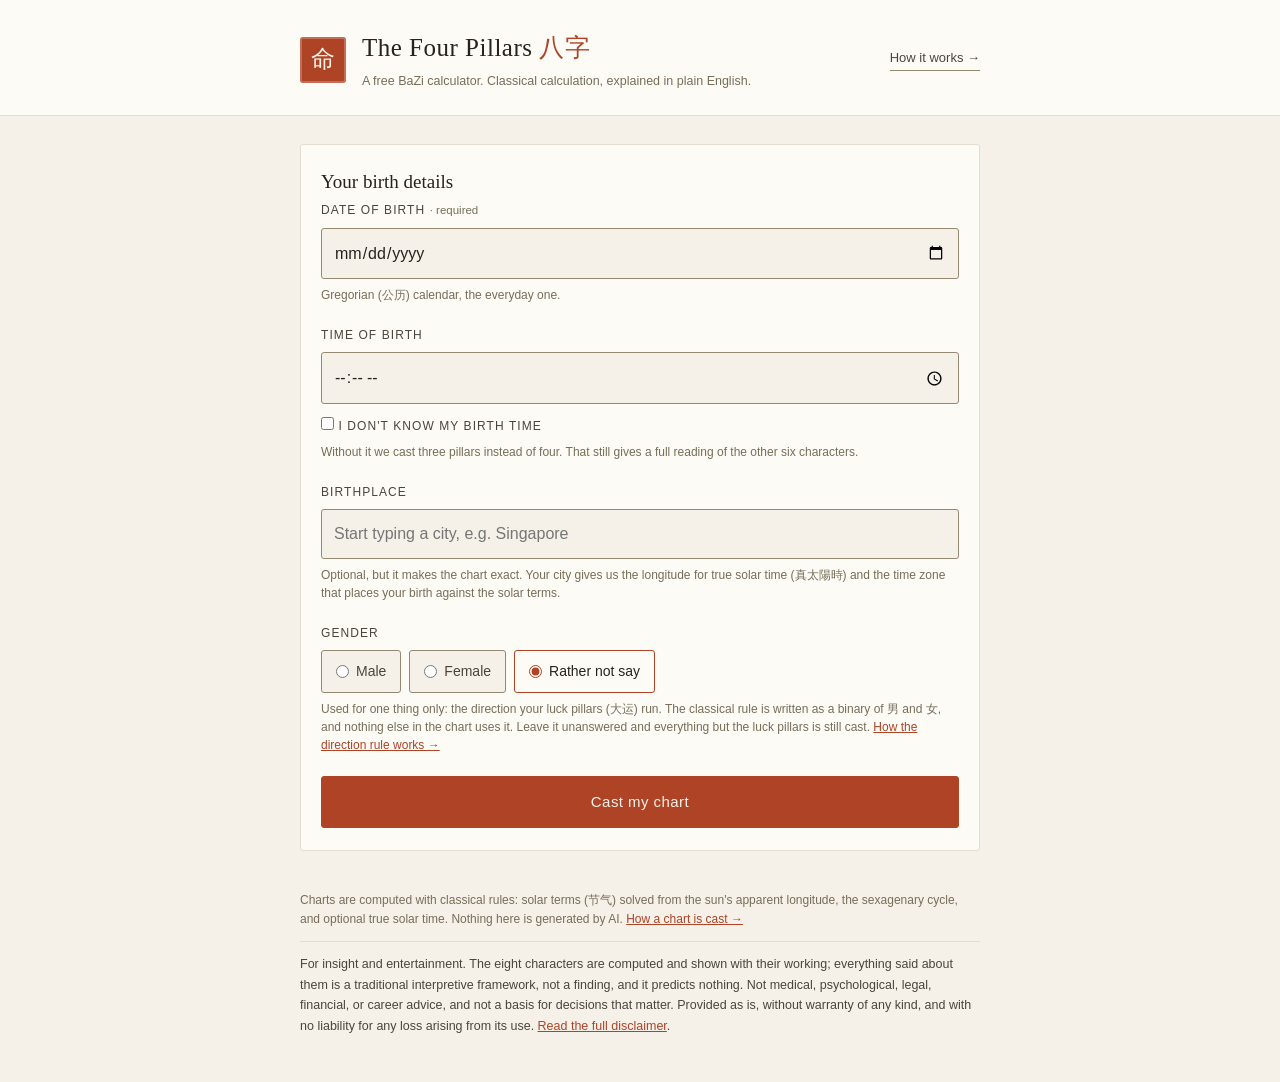
<file: index.html>
<!doctype html>
<html lang="en">
<head>
<meta charset="utf-8">
<meta name="viewport" content="width=device-width, initial-scale=1">
<title>BaZi Calculator: Four Pillars of Destiny Chart (八字命理)</title>
<meta name="description" content="Free BaZi calculator. Enter your birth date, time and city to cast your Four Pillars (八字) chart: day master, five elements and ten gods, with true solar time correction and plain-English explanations.">
<link rel="canonical" href="https://example.github.io/bazi-calculator/">

<meta property="og:type" content="website">
<meta property="og:title" content="BaZi Calculator: Four Pillars of Destiny (八字)">
<meta property="og:description" content="Cast your Four Pillars chart in seconds. Classical calculation with true solar time correction, explained in plain English.">
<meta name="twitter:card" content="summary_large_image">

<link rel="icon" href="data:image/svg+xml,<svg xmlns='http://www.w3.org/2000/svg' viewBox='0 0 32 32'><rect width='32' height='32' rx='3' fill='%23ae4326'/><text x='16' y='23' font-size='20' text-anchor='middle' fill='%23f8f3e9' font-family='serif'>命</text></svg>">
<link rel="stylesheet" href="styles.css">
</head>
<body>

<header class="site-head">
  <div class="wrap head-inner">
    <div class="head-main">
      <span class="seal" aria-hidden="true">命</span>
      <div>
        <h1>The Four Pillars <span class="hz" lang="zh">八字</span></h1>
        <p class="tagline">A free BaZi calculator. Classical calculation, explained in plain English.</p>
      </div>
    </div>
    <a class="head-link" href="guide.html">How it works →</a>
  </div>
</header>

<main class="wrap">

  <!-- ── Input ─────────────────────────────────────────────── -->
  <section class="card form-card" id="form-card" aria-labelledby="form-h">
    <h2 id="form-h" class="card-title">Your birth details</h2>

    <div class="recap" id="recap" hidden>
      <span class="recap-line" id="recap-line"></span>
      <button type="button" class="btn-ghost btn-edit" id="btn-edit">Edit</button>
    </div>

    <form id="bazi-form" novalidate>
      <div id="form-details">
        <div class="field">
          <label for="in-date">Date of birth <span class="req">· required</span></label>
          <input type="date" id="in-date" min="1901-01-01" max="2100-12-31" required>
          <p class="hint">Gregorian (公历) calendar, the everyday one.</p>
        </div>

        <div class="field">
          <label for="in-time">Time of birth</label>
          <input type="time" id="in-time">
          <label class="check">
            <input type="checkbox" id="in-time-unknown">
            <span>I don't know my birth time</span>
          </label>
          <p class="hint">Without it we cast three pillars instead of four. That still gives a full
            reading of the other six characters.</p>
        </div>

        <div class="field">
          <label for="in-place">Birthplace</label>
          <input type="text" id="in-place" autocomplete="off" aria-describedby="place-hint"
                 role="combobox" aria-expanded="false" aria-controls="city-results"
                 aria-autocomplete="list"
                 placeholder="Start typing a city, e.g. Singapore">
          <div id="city-results" class="city-results" role="listbox" aria-label="Matching cities"></div>
          <p class="visually-hidden" id="city-count" role="status" aria-live="polite"></p>
          <p class="hint" id="place-hint">Optional, but it makes the chart exact. Your city gives us
            the longitude for true solar time (真太陽時) and the time zone that places your birth
            against the solar terms.</p>
          <label class="check" id="dst-wrap" hidden>
            <input type="checkbox" id="in-dst">
            <span>Daylight saving time was in effect (+1 hour)</span>
          </label>
        </div>

        <fieldset class="field radio-field">
          <legend>Gender</legend>
          <div class="radios">
            <label class="radio"><input type="radio" name="gender" value="male" id="g-male"><span>Male</span></label>
            <label class="radio"><input type="radio" name="gender" value="female" id="g-female"><span>Female</span></label>
            <label class="radio"><input type="radio" name="gender" value="" id="g-none" checked><span>Rather not say</span></label>
          </div>
          <p class="hint">Used for one thing only: the direction your luck pillars (大运) run.
            The classical rule is written as a binary of 男 and 女, and nothing else in the chart
            uses it. Leave it unanswered and everything but the luck pillars is still cast.
            <a href="guide.html#luck-pillars">How the direction rule works →</a></p>
        </fieldset>

        <button type="submit" class="btn-primary">Cast my chart</button>
      </div>
      <p class="err" id="form-err" role="alert" hidden></p>
    </form>
  </section>

  <p class="visually-hidden" id="sr-status" role="status" aria-live="polite"></p>

  <!-- ── Results ───────────────────────────────────────────── -->
  <div id="results" hidden>

    <section class="card headline-card" aria-labelledby="dm-h">
      <p class="eyebrow">Your Day Master 日主, the character that represents you</p>
      <h2 id="dm-h" class="dm-line"><span id="dm-char" lang="zh"></span> <span id="dm-name"></span></h2>
      <p class="dm-desc" id="dm-desc"></p>
      <details class="explain"><summary>Why does one character represent me?</summary>
        <div class="explain-body"><p>Of your eight characters, one is you: the stem of the day pillar. Everything else in the chart is then read in relation to it, which is why the same character means different things in two different people’s charts.</p><p>Read the image literally and it will take you further than you expect. 甲 is the tall tree: it grows in one direction and needs room. 乙 is the vine: same element, opposite strategy, it goes around obstacles and climbs what is already there.</p><p><a href="guide.html#day-master">More on the Day Master →</a></p></div></details>
    </section>

    <section class="card" aria-labelledby="pillars-h">
      <h2 id="pillars-h" class="card-title">Four Pillars 四柱</h2>
      <div class="pillars" id="pillars"></div>
      <p class="note" id="solar-note"></p>
      <div class="boundary" id="boundary-note" role="note" hidden></div>
    </section>

    <section class="card" id="luck-card" aria-labelledby="luck-h">
      <h2 id="luck-h" class="card-title">Luck Pillars 大运</h2>
      <p class="card-sub">Ten-year periods laid over your chart. Select one to read it.</p>
      <details class="explain"><summary>What are luck pillars?</summary>
        <div class="explain-body"><p>Your eight characters are fixed for life. The luck pillars are what moves across them: a run of ten-year periods, each with a stem and branch of its own. The chart says what you are; the luck pillar says what season you are in.</p><p>Each is labelled with its <b>Ten God</b>, which is its relationship to you. That label is the shortest useful summary of the decade, and selecting a pillar spells it out underneath.</p><p><a href="guide.html#luck-pillars">How the direction and starting age are worked out →</a></p></div></details>
      <div id="luck"></div>
    </section>

    <section class="card" aria-labelledby="elem-h">
      <h2 id="elem-h" class="card-title">Five Elements 五行</h2>
      <p class="card-sub">What your chart is made of, and how the five elements act on each other.</p>
      <details class="explain"><summary>How do I read this?</summary>
        <div class="explain-body"><p>The five elements are only interesting because of how they act on each other. Each one <b>generates</b> the next around the circle and <b>controls</b> the one across from it.</p><p>Fix your own element in place and those relationships get names. What you generate is <b>Output</b>, what you control is <b>Wealth</b>, what controls you is <b>Authority</b>, and what generates you is <b>Resource</b>. That is the whole of the Ten Gods system in one picture.</p><p>The bars below count the same chart two ways: at face value, and with the hidden stems inside each branch weighted. <a href="guide.html#hidden-stems">Why they differ →</a></p></div></details>
      <div class="elem-basis" role="group" aria-label="How to count the elements">
        <button type="button" class="basis-btn" id="basis-weighted" aria-pressed="true">Hidden stems weighted</button>
        <button type="button" class="basis-btn" id="basis-face" aria-pressed="false">Face value</button>
      </div>
      <div id="elements"></div>
      <p class="note" id="support-note"></p>
    </section>

    <section class="card" aria-labelledby="gods-h">
      <h2 id="gods-h" class="card-title">Ten Gods 十神</h2>
      <p class="card-sub">Everything else in your chart, named by its relationship to you.</p>
      <details class="explain"><summary>What are the Ten Gods?</summary>
        <div class="explain-body"><p>Every character in your chart other than you is labelled by how it <em>relates</em> to you, rather like a family tree drawn around one person. There are five relationships, each in a milder and a more intense flavour, which is where ten comes from.</p><p>The names are old and dramatic. <b>Seven Killings</b> means pressure without a formal relationship softening it, such as a deadline or a rival. <b>Hurting Officer</b> means talent that will not sit inside rules. None of the ten are good or bad.</p><p><a href="guide.html#ten-gods">The full table, and how the direct and indirect forms work →</a></p></div></details>
      <div id="gods"></div>
      <p class="gods-toggle"><button type="button" class="btn-ghost" id="btn-gods-all" hidden></button></p>
    </section>

    <details class="card bench">
      <summary>Calculation detail 排盘依据</summary>
      <div id="bench"></div>
    </details>

    <div class="actions">
      <button type="button" class="btn-ghost" id="btn-link">Copy link to this chart</button>
      <button type="button" class="btn-ghost" id="btn-copy">Copy chart as text</button>
      <button type="button" class="btn-ghost" id="btn-reset">Start over</button>
    </div>
  </div>

</main>

<footer class="site-foot wrap">
  <p>
    Charts are computed with classical rules: solar terms (节气) solved from the sun's apparent
    longitude, the sexagenary cycle, and optional true solar time. Nothing here is generated by AI.
    <a href="guide.html">How a chart is cast →</a>
  </p>
  <p class="disclaimer">For insight and entertainment. The eight characters are computed and shown
    with their working; everything said about them is a traditional interpretive framework, not a
    finding, and it predicts nothing. Not medical, psychological, legal, financial, or career
    advice, and not a basis for decisions that matter. Provided as is, without warranty of any
    kind, and with no liability for any loss arising from its use.
    <a href="disclaimer.html">Read the full disclaimer</a>.</p>
</footer>

<script src="bazi.js"></script>
<script src="cities.js"></script>
<script src="app.js"></script>
</body>
</html>
</file>
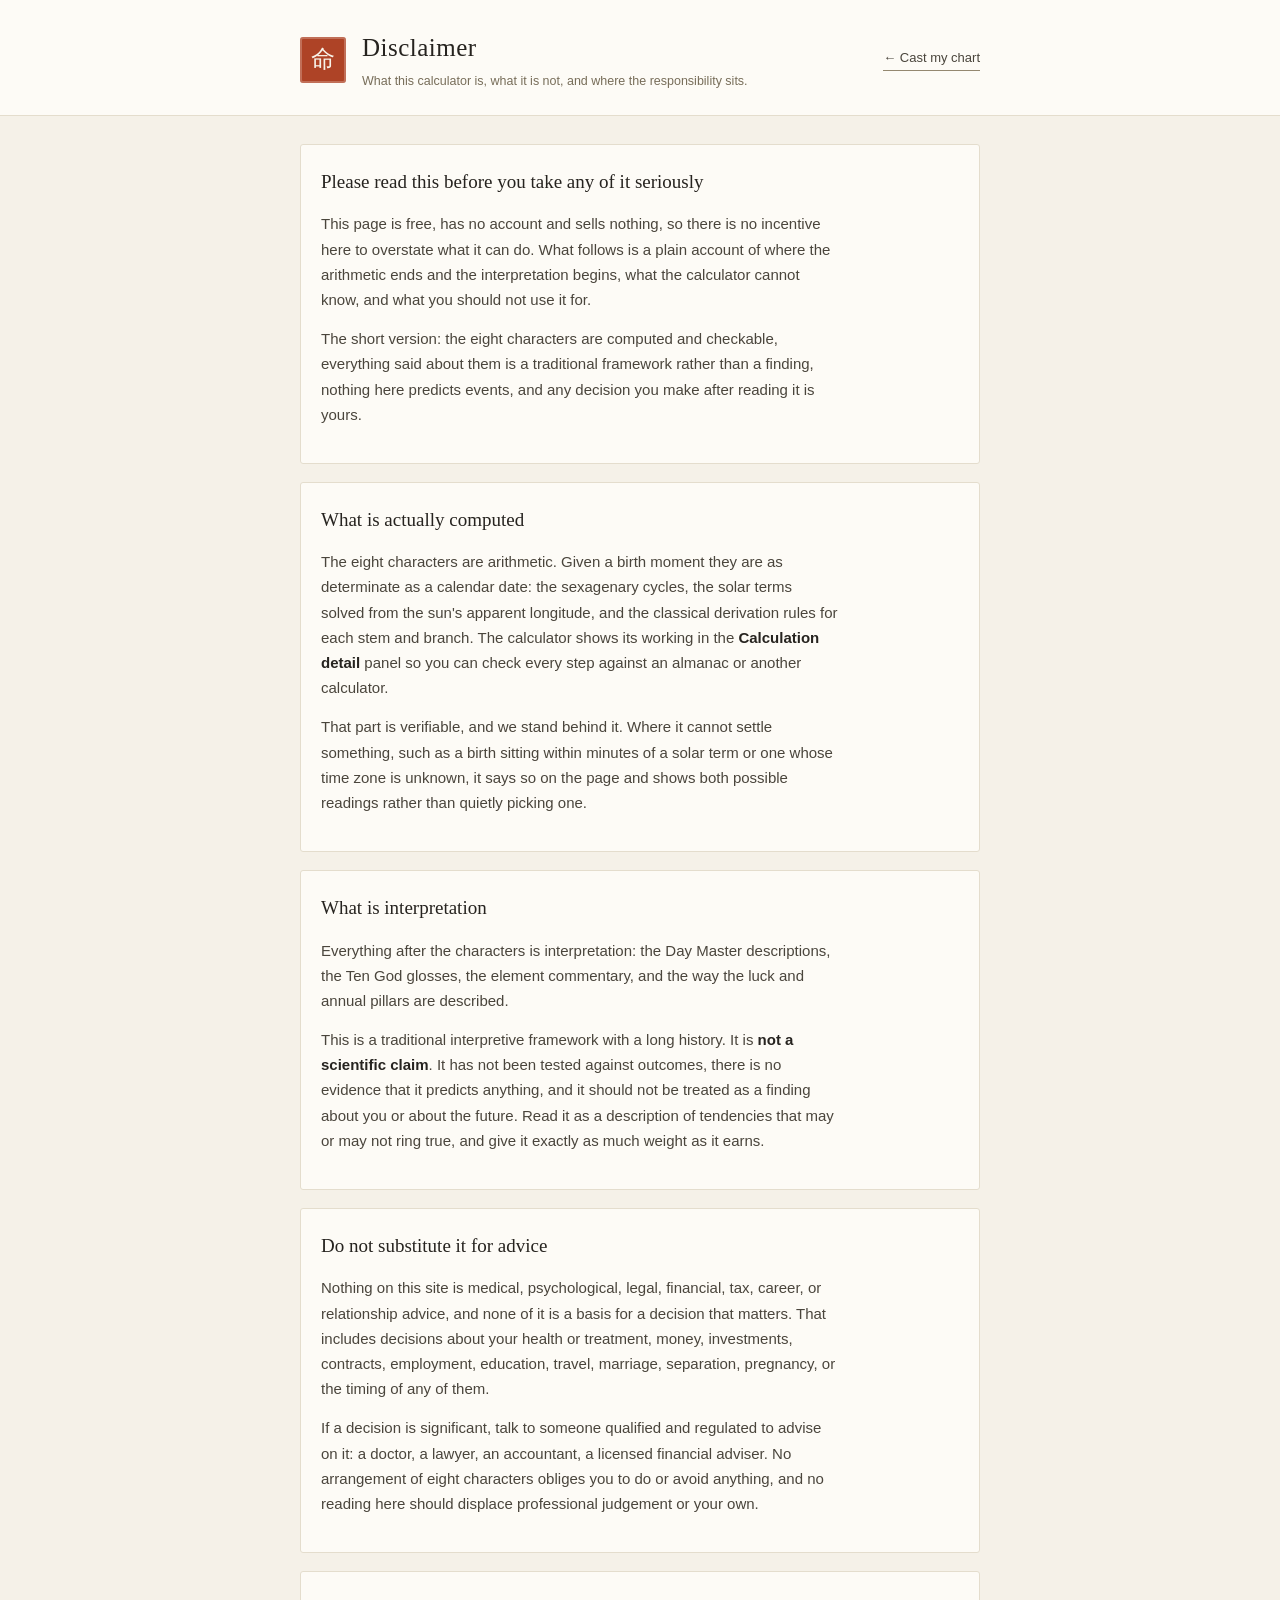
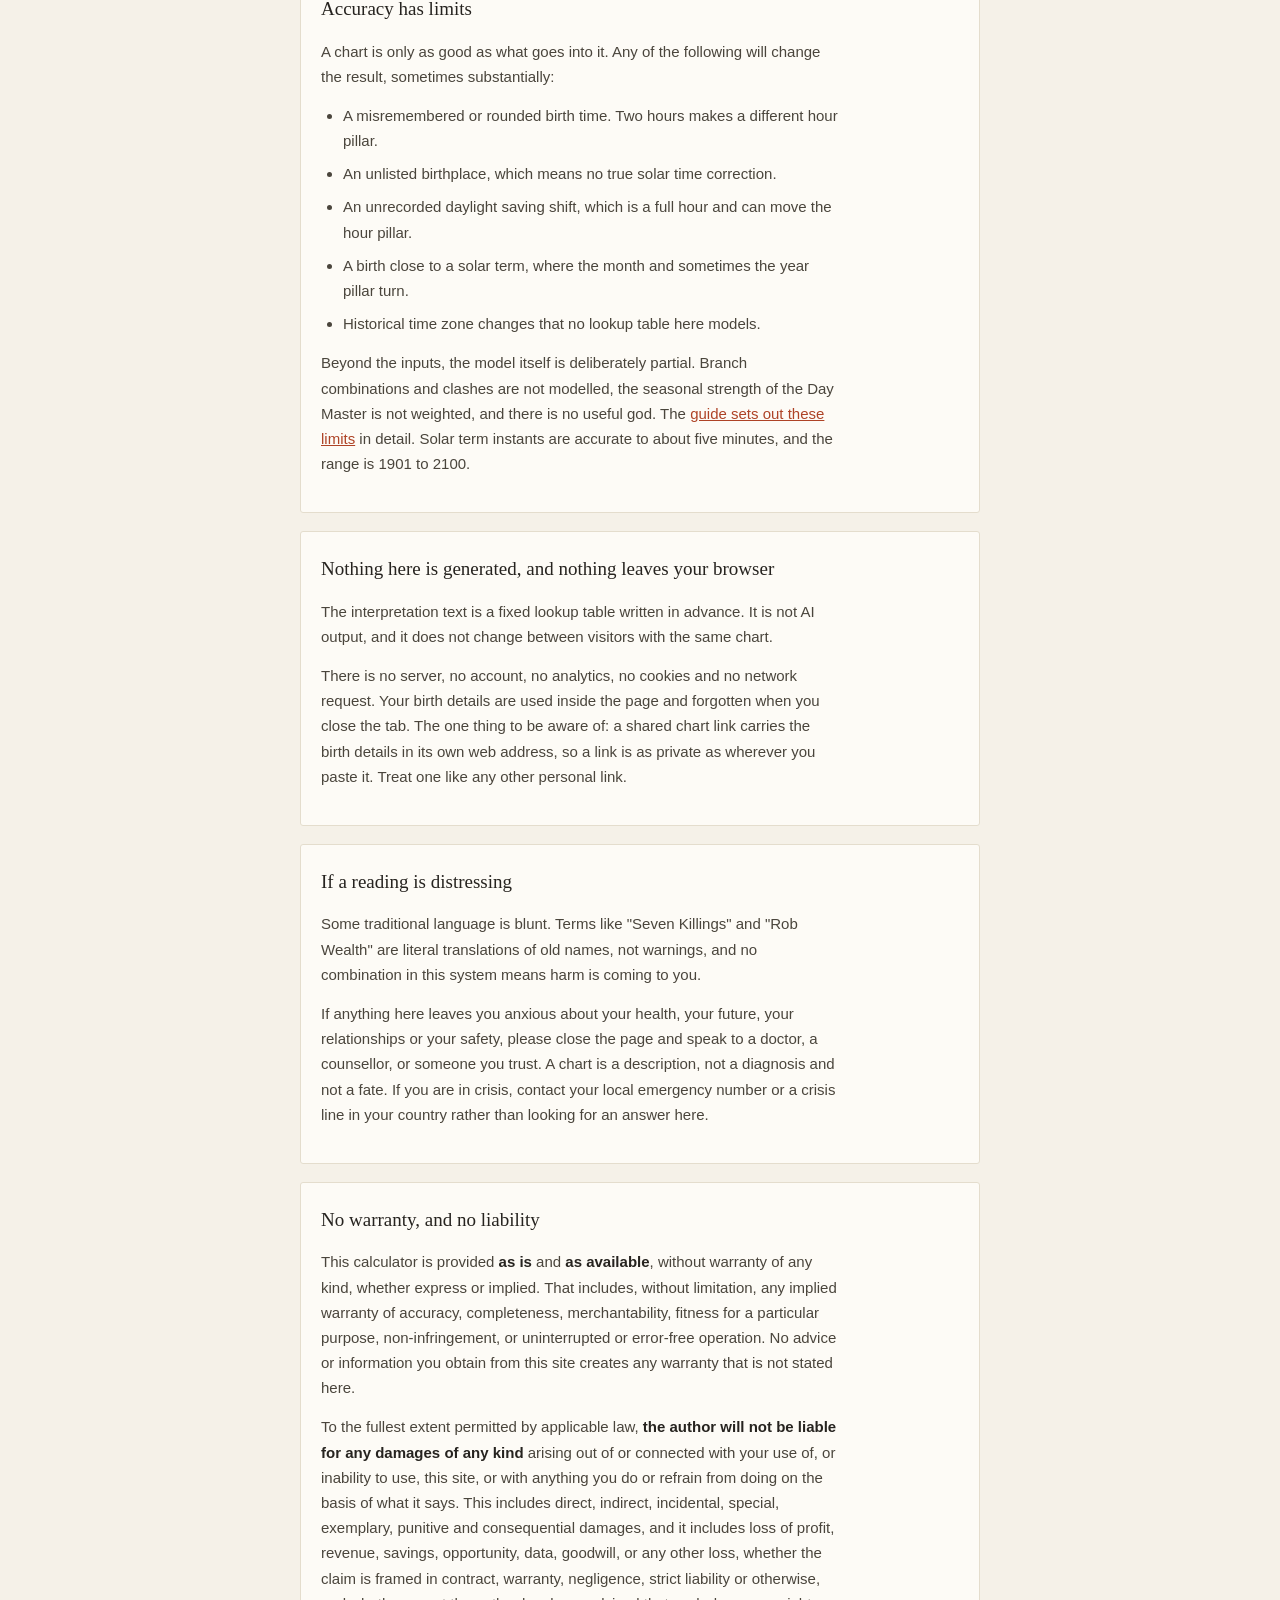
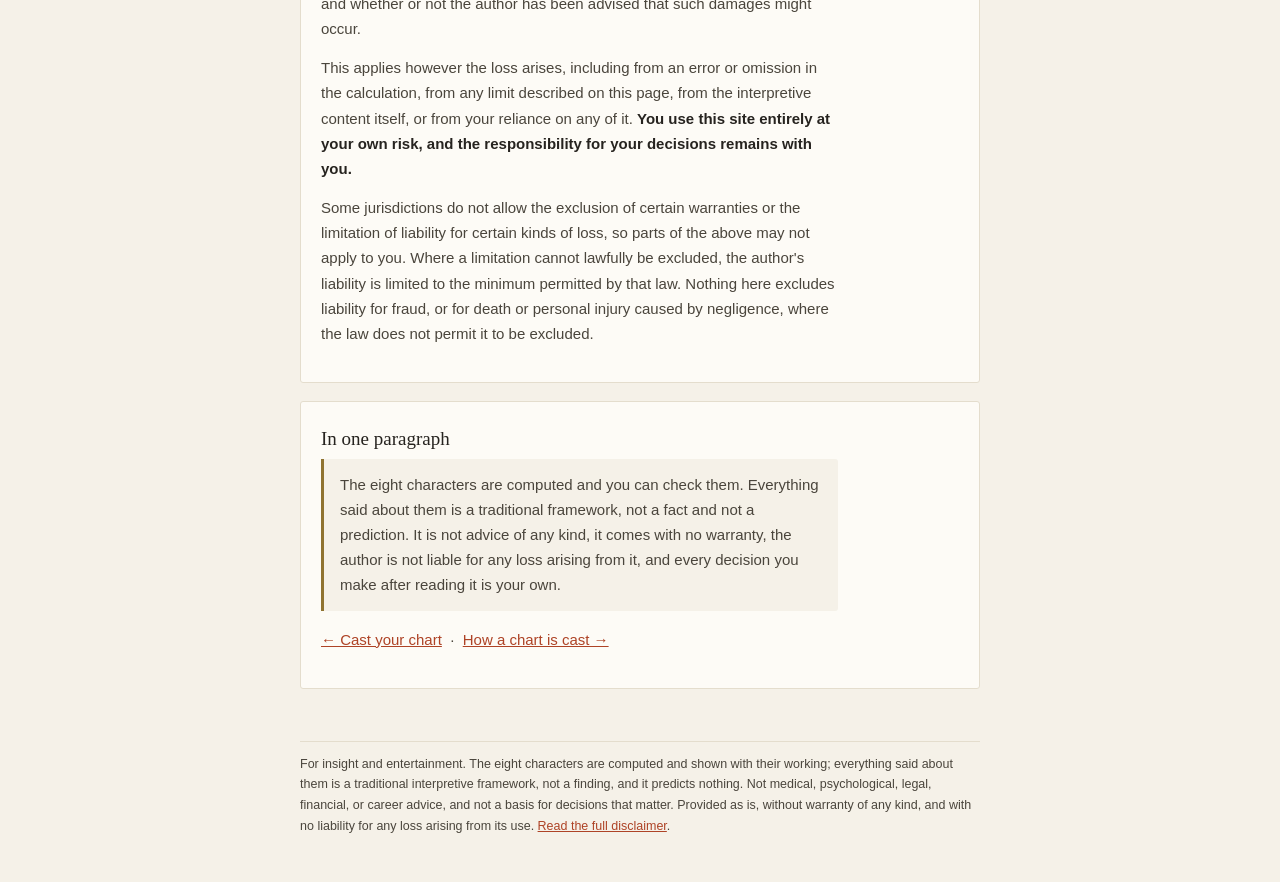
<file: disclaimer.html>
<!doctype html>
<html lang="en">
<head>
<meta charset="utf-8">
<meta name="viewport" content="width=device-width, initial-scale=1">
<title>Disclaimer: What This BaZi Calculator Is, and What It Is Not</title>
<meta name="description" content="What the Four Pillars calculator computes, what is interpretation, the limits on its accuracy, what it must not be used for, how your data is handled, and the limitation of liability.">
<link rel="canonical" href="https://example.github.io/bazi-calculator/disclaimer.html">
<meta name="robots" content="index, follow">

<meta property="og:type" content="article">
<meta property="og:title" content="Disclaimer: The Four Pillars calculator">
<meta property="og:description" content="What is computed, what is interpretation, where the accuracy stops, and the limitation of liability.">

<link rel="icon" href="data:image/svg+xml,<svg xmlns='http://www.w3.org/2000/svg' viewBox='0 0 32 32'><rect width='32' height='32' rx='3' fill='%23ae4326'/><text x='16' y='23' font-size='20' text-anchor='middle' fill='%23f8f3e9' font-family='serif'>命</text></svg>">
<link rel="stylesheet" href="styles.css">
</head>
<body>

<header class="site-head">
  <div class="wrap head-inner">
    <div class="head-main">
      <span class="seal" aria-hidden="true">命</span>
      <div>
        <h1>Disclaimer</h1>
        <p class="tagline">What this calculator is, what it is not, and where the responsibility sits.</p>
      </div>
    </div>
    <a class="head-link" href="index.html">← Cast my chart</a>
  </div>
</header>

<main class="wrap">

  <section class="card prose" aria-labelledby="lede-h">
    <h2 id="lede-h" class="card-title">Please read this before you take any of it seriously</h2>
    <p>This page is free, has no account and sells nothing, so there is no incentive here to
    overstate what it can do. What follows is a plain account of where the arithmetic ends and the
    interpretation begins, what the calculator cannot know, and what you should not use it for.</p>
    <p>The short version: the eight characters are computed and checkable, everything said about
    them is a traditional framework rather than a finding, nothing here predicts events, and any
    decision you make after reading it is yours.</p>
  </section>

  <section class="card prose" id="computed" aria-labelledby="computed-h">
    <h2 id="computed-h" class="card-title">What is actually computed</h2>
    <p>The eight characters are arithmetic. Given a birth moment they are as determinate as a
    calendar date: the sexagenary cycles, the solar terms solved from the sun's apparent
    longitude, and the classical derivation rules for each stem and branch. The calculator shows
    its working in the <b>Calculation detail</b> panel so you can check every step against an
    almanac or another calculator.</p>
    <p>That part is verifiable, and we stand behind it. Where it cannot settle something, such as
    a birth sitting within minutes of a solar term or one whose time zone is unknown, it says so
    on the page and shows both possible readings rather than quietly picking one.</p>
  </section>

  <section class="card prose" id="interpretation" aria-labelledby="interp-h">
    <h2 id="interp-h" class="card-title">What is interpretation</h2>
    <p>Everything after the characters is interpretation: the Day Master descriptions, the Ten God
    glosses, the element commentary, and the way the luck and annual pillars are described.</p>
    <p>This is a traditional interpretive framework with a long history. It is <b>not a scientific
    claim</b>. It has not been tested against outcomes, there is no evidence that it predicts
    anything, and it should not be treated as a finding about you or about the future. Read it as
    a description of tendencies that may or may not ring true, and give it exactly as much weight
    as it earns.</p>
  </section>

  <section class="card prose" id="not-advice" aria-labelledby="advice-h">
    <h2 id="advice-h" class="card-title">Do not substitute it for advice</h2>
    <p>Nothing on this site is medical, psychological, legal, financial, tax, career, or
    relationship advice, and none of it is a basis for a decision that matters. That includes
    decisions about your health or treatment, money, investments, contracts, employment,
    education, travel, marriage, separation, pregnancy, or the timing of any of them.</p>
    <p>If a decision is significant, talk to someone qualified and regulated to advise on it: a
    doctor, a lawyer, an accountant, a licensed financial adviser. No arrangement of eight
    characters obliges you to do or avoid anything, and no reading here should displace
    professional judgement or your own.</p>
  </section>

  <section class="card prose" id="accuracy" aria-labelledby="acc-h">
    <h2 id="acc-h" class="card-title">Accuracy has limits</h2>
    <p>A chart is only as good as what goes into it. Any of the following will change the result,
    sometimes substantially:</p>
    <ul>
      <li>A misremembered or rounded birth time. Two hours makes a different hour pillar.</li>
      <li>An unlisted birthplace, which means no true solar time correction.</li>
      <li>An unrecorded daylight saving shift, which is a full hour and can move the hour pillar.</li>
      <li>A birth close to a solar term, where the month and sometimes the year pillar turn.</li>
      <li>Historical time zone changes that no lookup table here models.</li>
    </ul>
    <p>Beyond the inputs, the model itself is deliberately partial. Branch combinations and
    clashes are not modelled, the seasonal strength of the Day Master is not weighted, and there
    is no useful god. The <a href="guide.html#limits">guide sets out these limits</a> in detail.
    Solar term instants are accurate to about five minutes, and the range is 1901 to 2100.</p>
  </section>

  <section class="card prose" id="privacy" aria-labelledby="priv-h">
    <h2 id="priv-h" class="card-title">Nothing here is generated, and nothing leaves your browser</h2>
    <p>The interpretation text is a fixed lookup table written in advance. It is not AI output, and
    it does not change between visitors with the same chart.</p>
    <p>There is no server, no account, no analytics, no cookies and no network request. Your birth
    details are used inside the page and forgotten when you close the tab. The one thing to be
    aware of: a shared chart link carries the birth details in its own web address, so a link is
    as private as wherever you paste it. Treat one like any other personal link.</p>
  </section>

  <section class="card prose" id="distress" aria-labelledby="dist-h">
    <h2 id="dist-h" class="card-title">If a reading is distressing</h2>
    <p>Some traditional language is blunt. Terms like "Seven Killings" and "Rob Wealth" are literal
    translations of old names, not warnings, and no combination in this system means harm is coming
    to you.</p>
    <p>If anything here leaves you anxious about your health, your future, your relationships or
    your safety, please close the page and speak to a doctor, a counsellor, or someone you trust.
    A chart is a description, not a diagnosis and not a fate. If you are in crisis, contact your
    local emergency number or a crisis line in your country rather than looking for an answer
    here.</p>
  </section>

  <section class="card prose" id="liability" aria-labelledby="liab-h">
    <h2 id="liab-h" class="card-title">No warranty, and no liability</h2>
    <p>This calculator is provided <b>as is</b> and <b>as available</b>, without warranty of any
    kind, whether express or implied. That includes, without limitation, any implied warranty of
    accuracy, completeness, merchantability, fitness for a particular purpose, non-infringement,
    or uninterrupted or error-free operation. No advice or information you obtain from this site
    creates any warranty that is not stated here.</p>
    <p>To the fullest extent permitted by applicable law, <b>the author will not be liable for any
    damages of any kind</b> arising out of or connected with your use of, or inability to use,
    this site, or with anything you do or refrain from doing on the basis of what it says. This
    includes direct, indirect, incidental, special, exemplary, punitive and consequential damages,
    and it includes loss of profit, revenue, savings, opportunity, data, goodwill, or any other
    loss, whether the claim is framed in contract, warranty, negligence, strict liability or
    otherwise, and whether or not the author has been advised that such damages might occur.</p>
    <p>This applies however the loss arises, including from an error or omission in the
    calculation, from any limit described on this page, from the interpretive content itself, or
    from your reliance on any of it. <b>You use this site entirely at your own risk, and the
    responsibility for your decisions remains with you.</b></p>
    <p>Some jurisdictions do not allow the exclusion of certain warranties or the limitation of
    liability for certain kinds of loss, so parts of the above may not apply to you. Where a
    limitation cannot lawfully be excluded, the author's liability is limited to the minimum
    permitted by that law. Nothing here excludes liability for fraud, or for death or personal
    injury caused by negligence, where the law does not permit it to be excluded.</p>
  </section>

  <section class="card prose" id="summary" aria-labelledby="sum-h">
    <h2 id="sum-h" class="card-title">In one paragraph</h2>
    <p class="callout">The eight characters are computed and you can check them. Everything said
    about them is a traditional framework, not a fact and not a prediction. It is not advice of any
    kind, it comes with no warranty, the author is not liable for any loss arising from it, and
    every decision you make after reading it is your own.</p>
    <p class="note"><a href="index.html">← Cast your chart</a> &nbsp;·&nbsp;
      <a href="guide.html">How a chart is cast →</a></p>
  </section>

</main>

<footer class="site-foot wrap">
  <p class="disclaimer">For insight and entertainment. The eight characters are computed and shown
    with their working; everything said about them is a traditional interpretive framework, not a
    finding, and it predicts nothing. Not medical, psychological, legal, financial, or career
    advice, and not a basis for decisions that matter. Provided as is, without warranty of any
    kind, and with no liability for any loss arising from its use.
    <a href="disclaimer.html">Read the full disclaimer</a>.</p>
</footer>

</body>
</html>
</file>
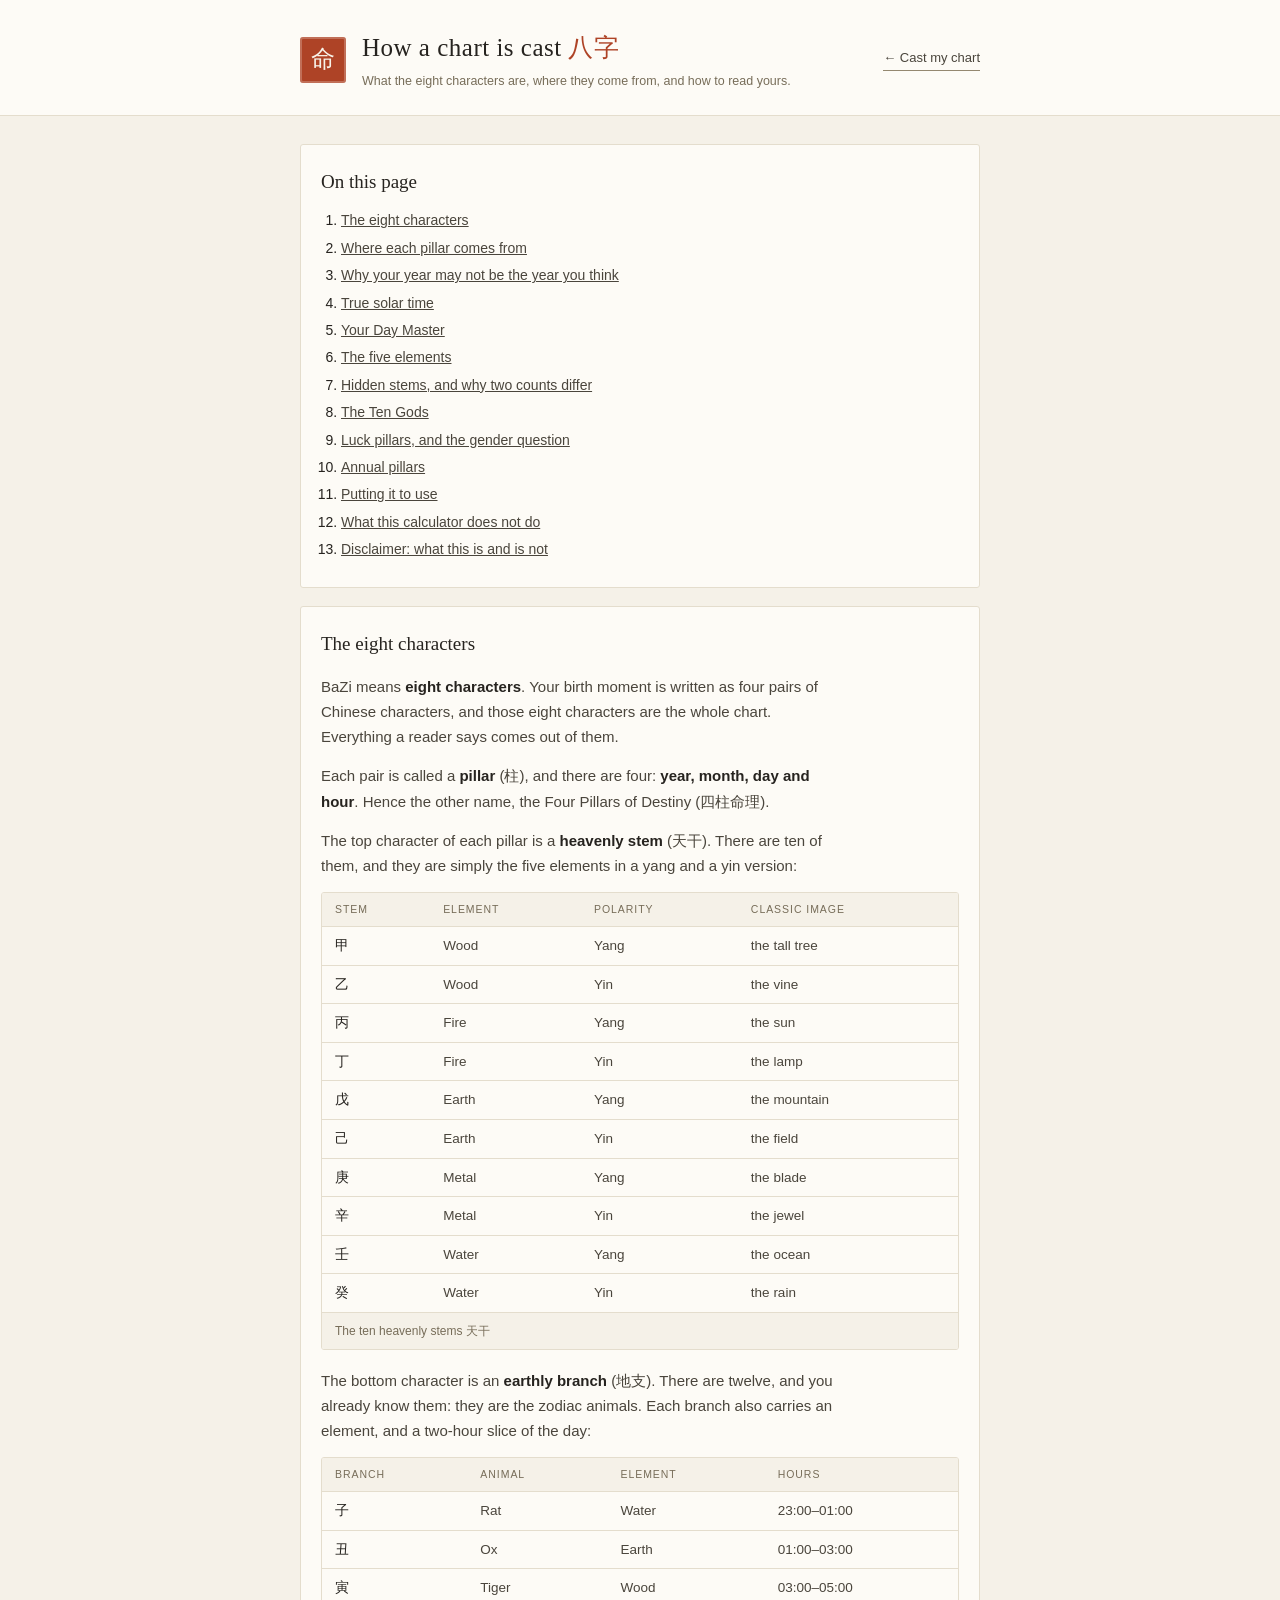
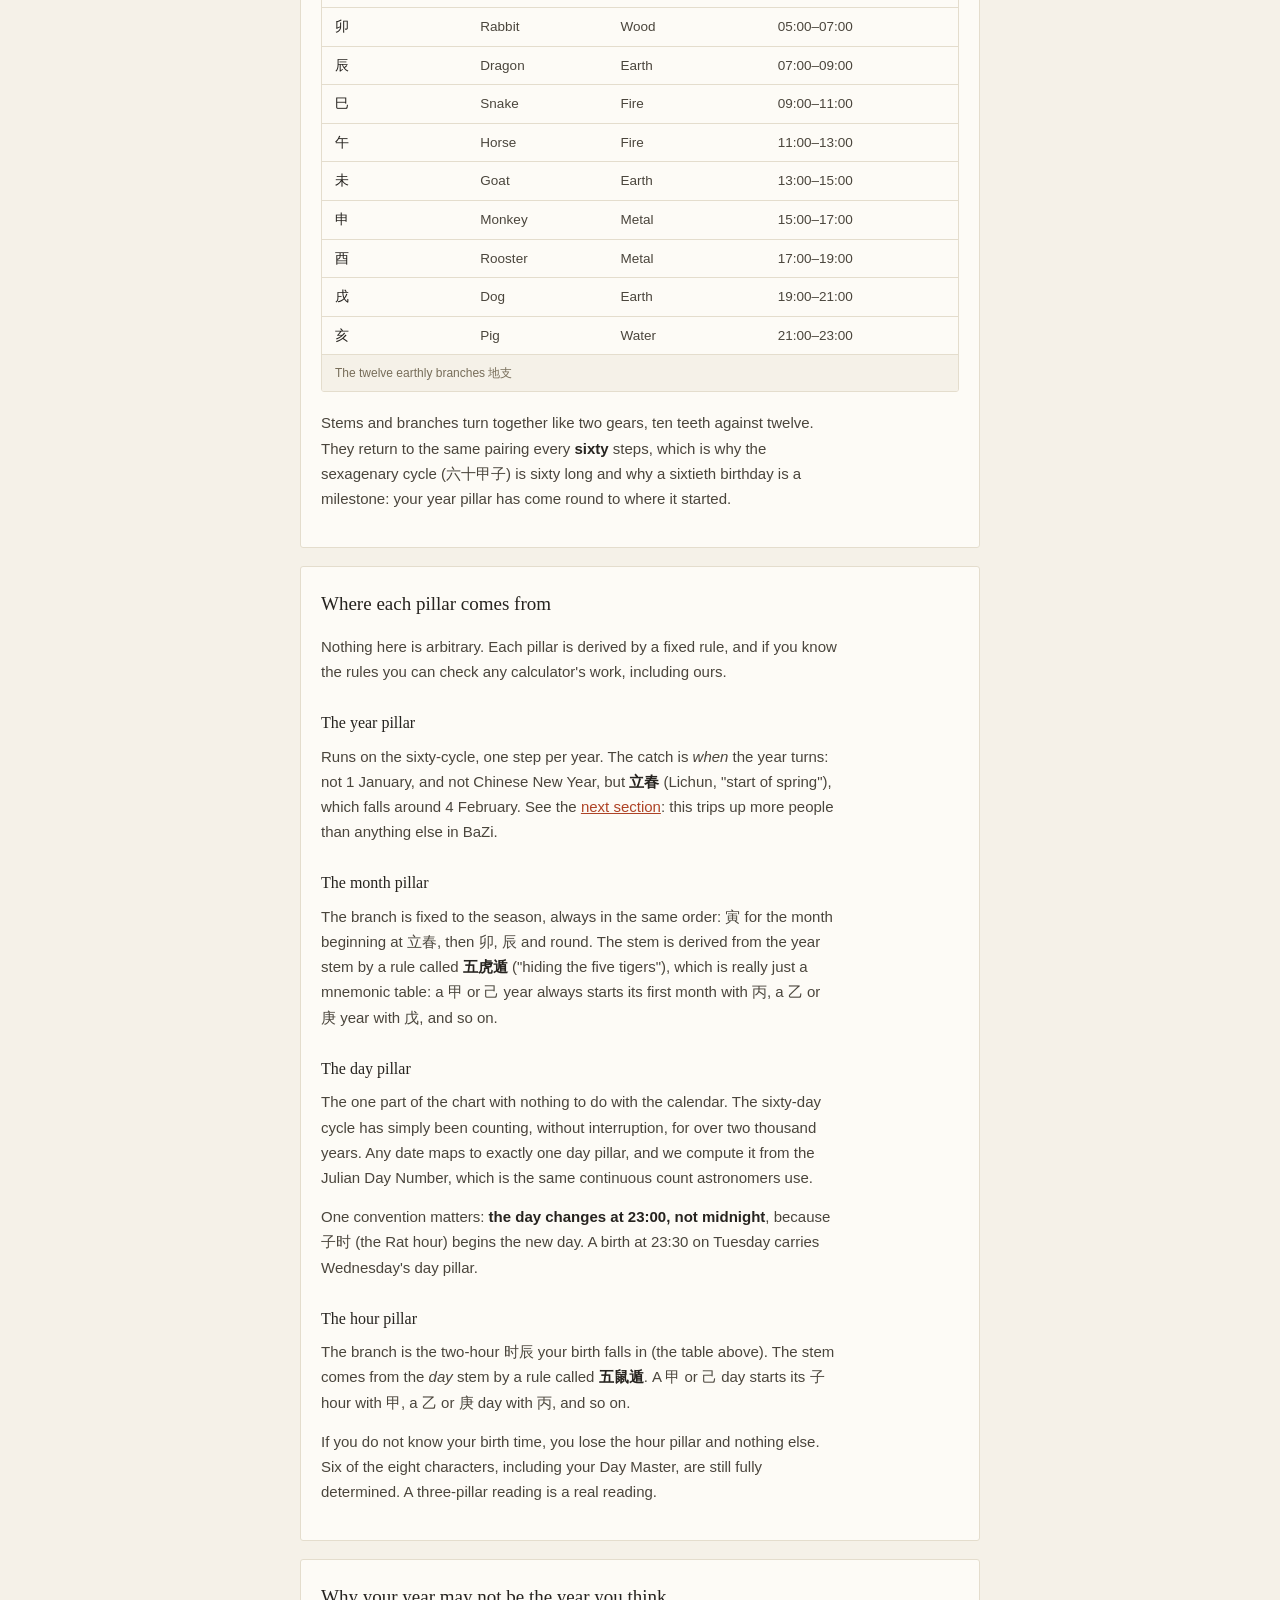
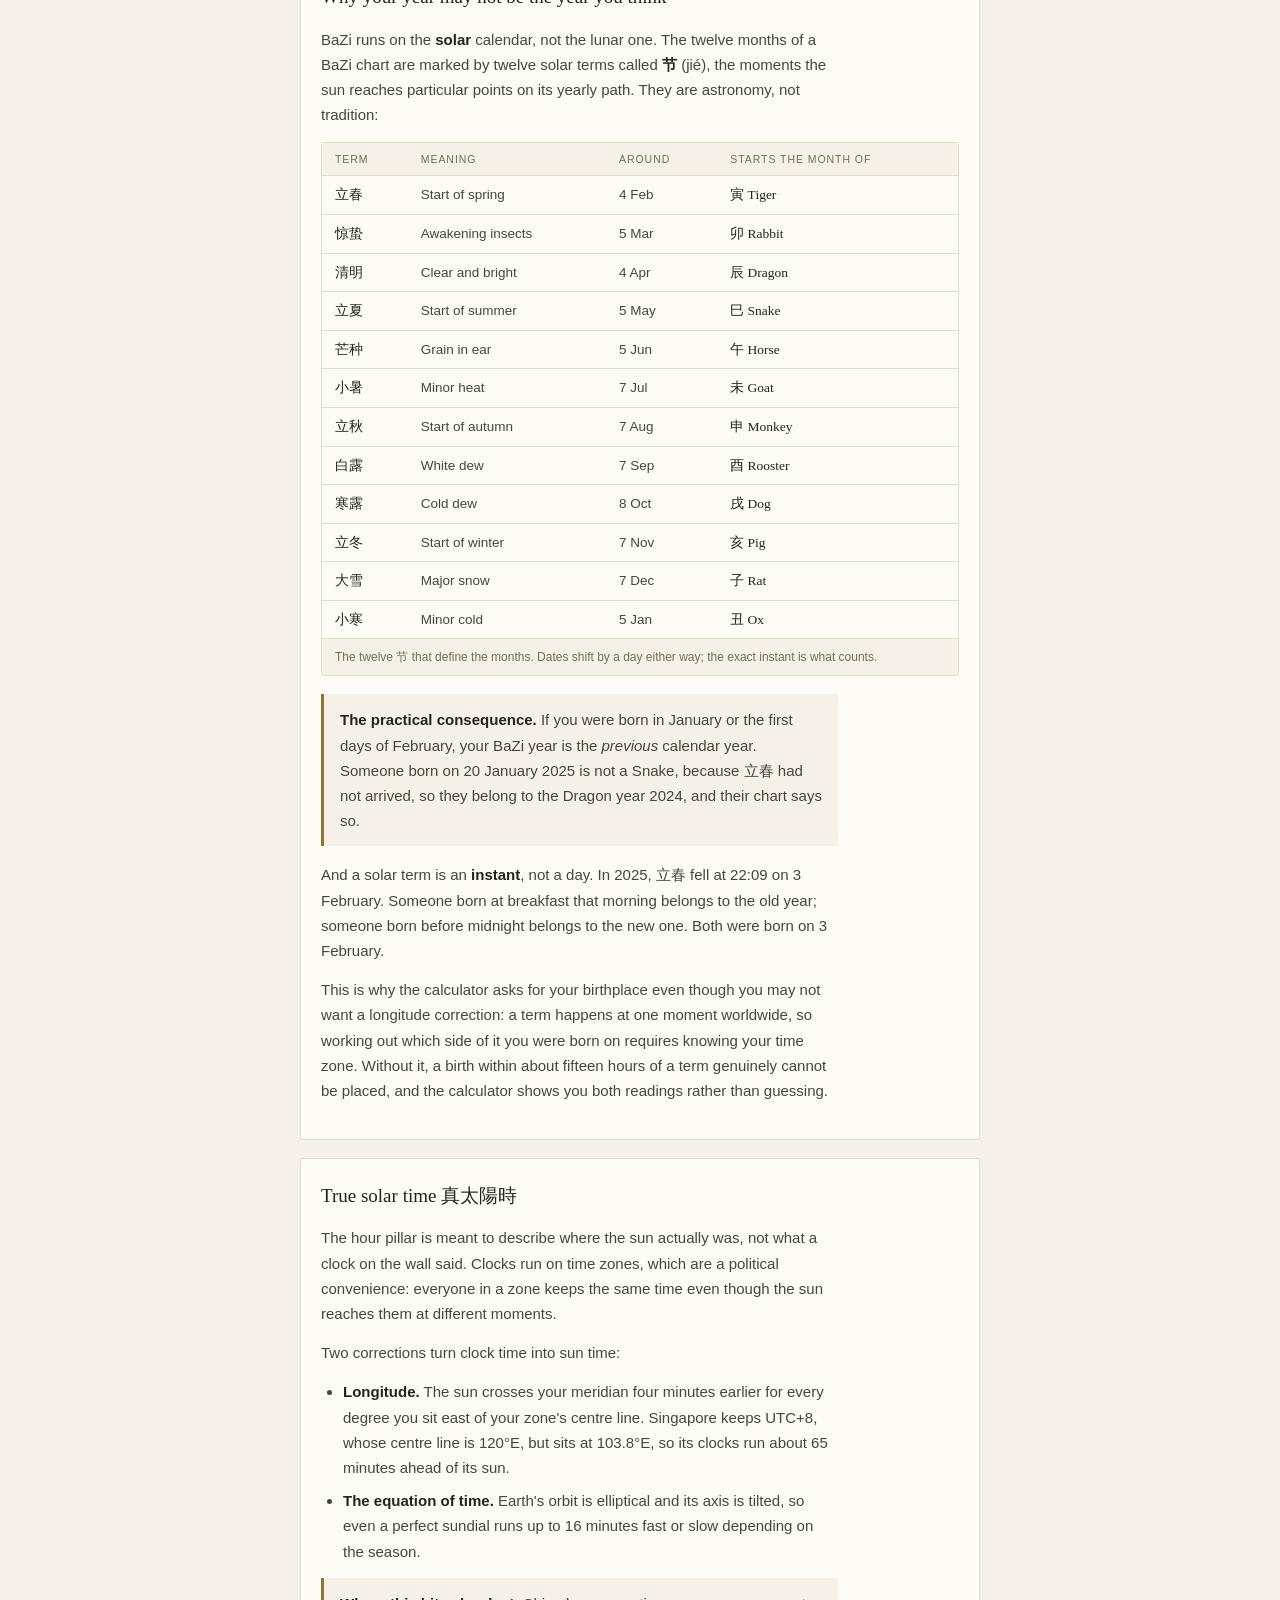
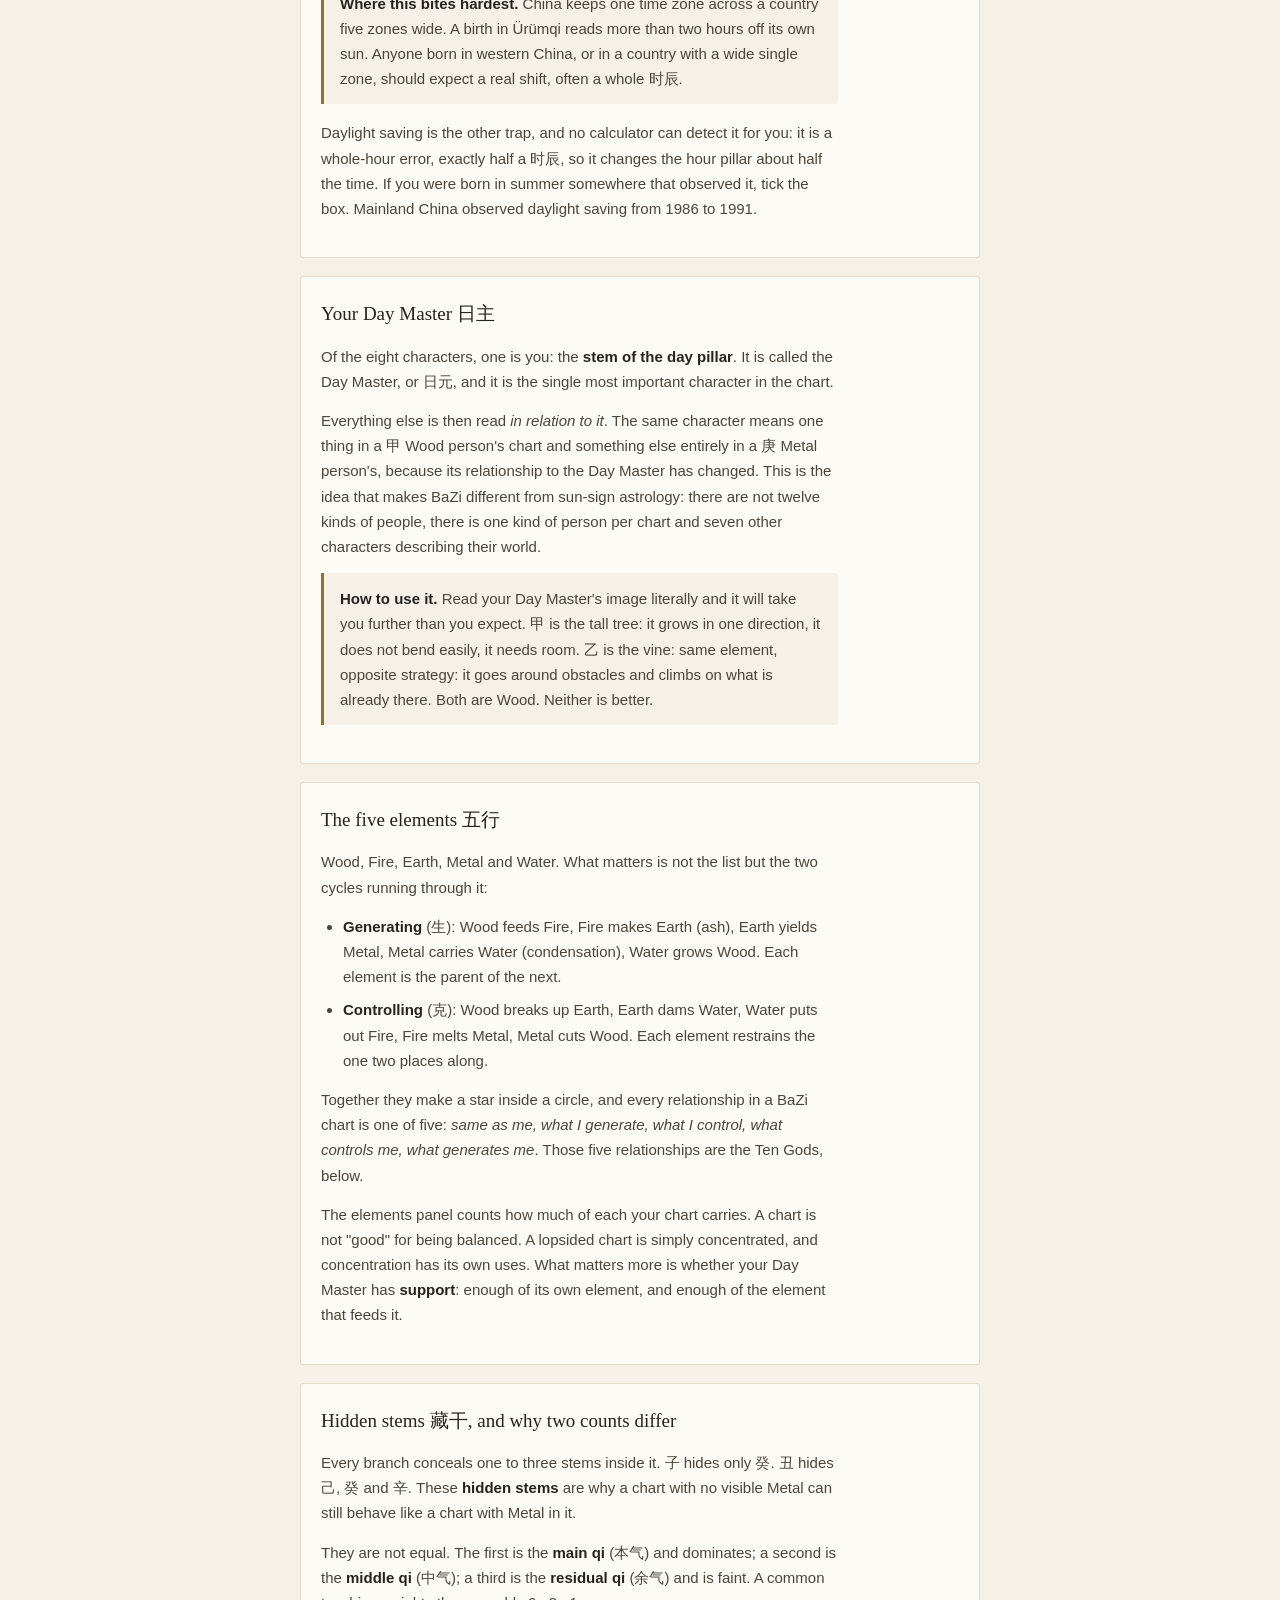
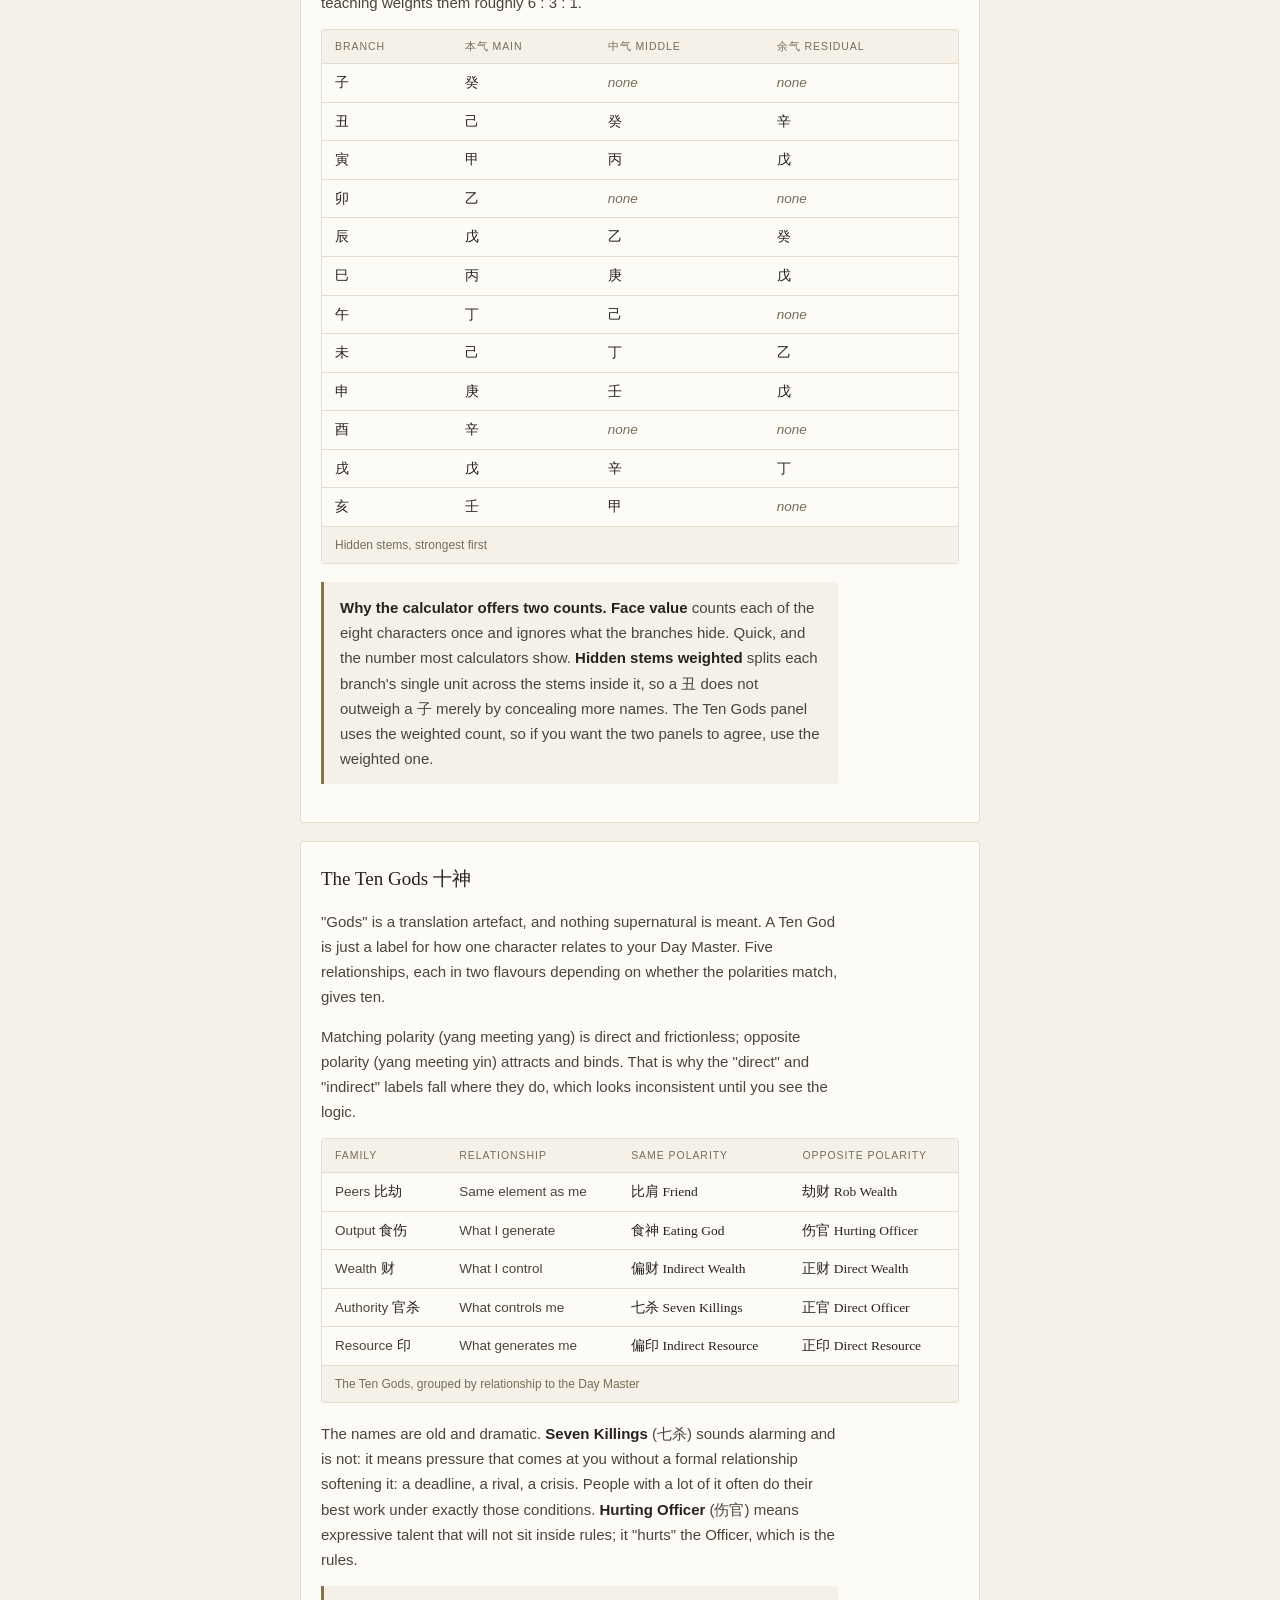
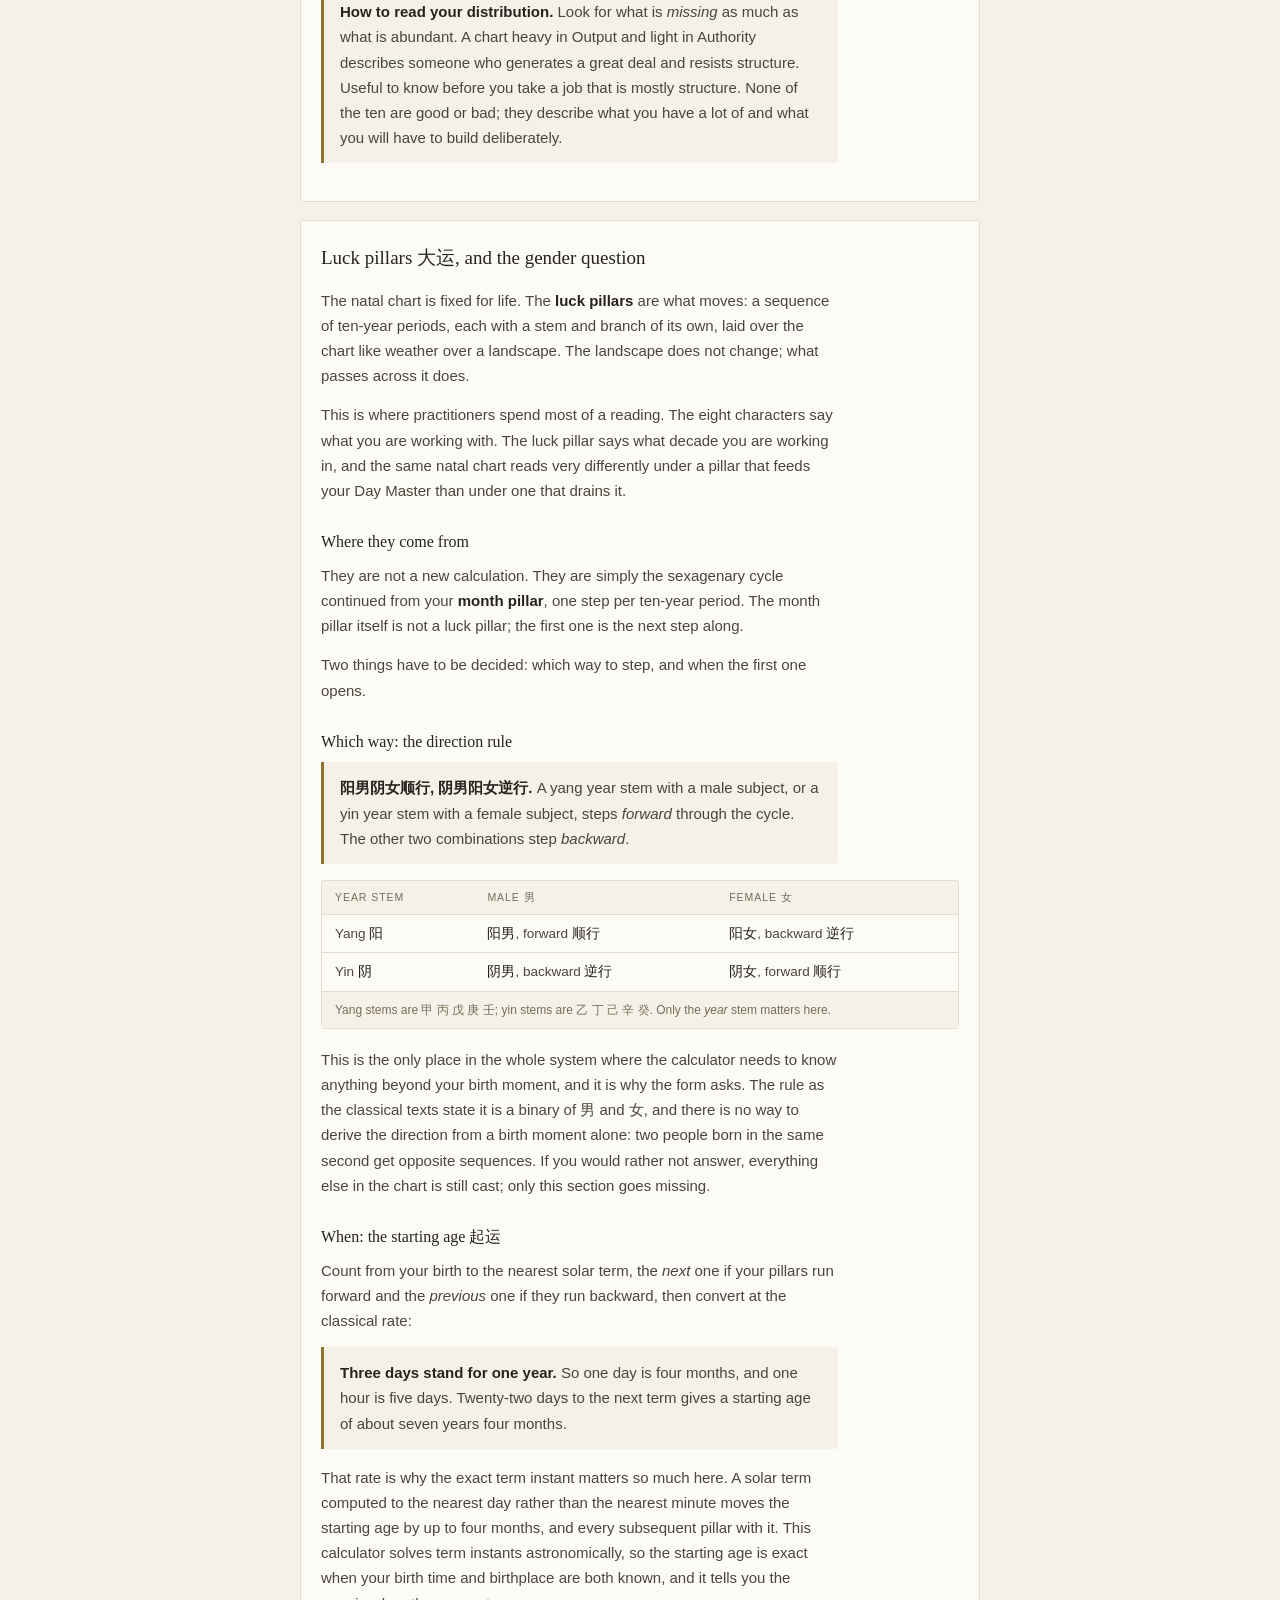
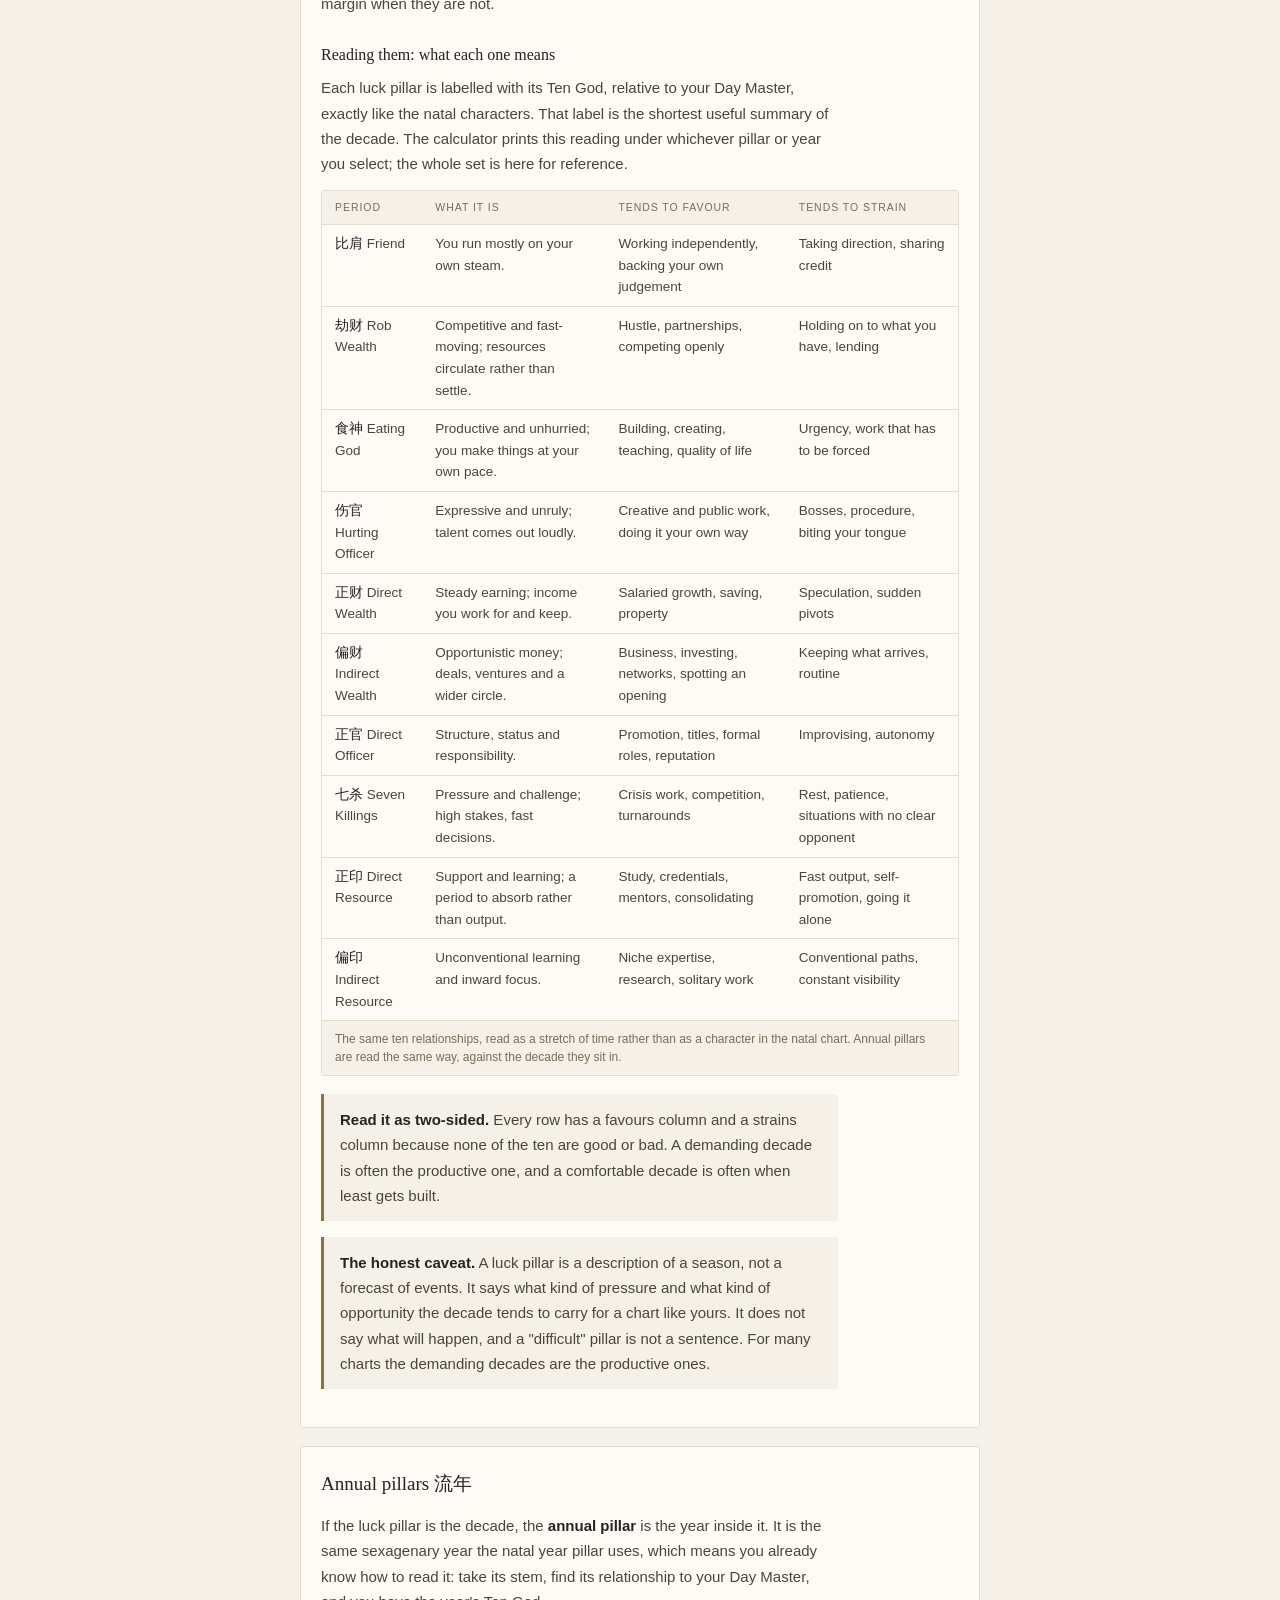
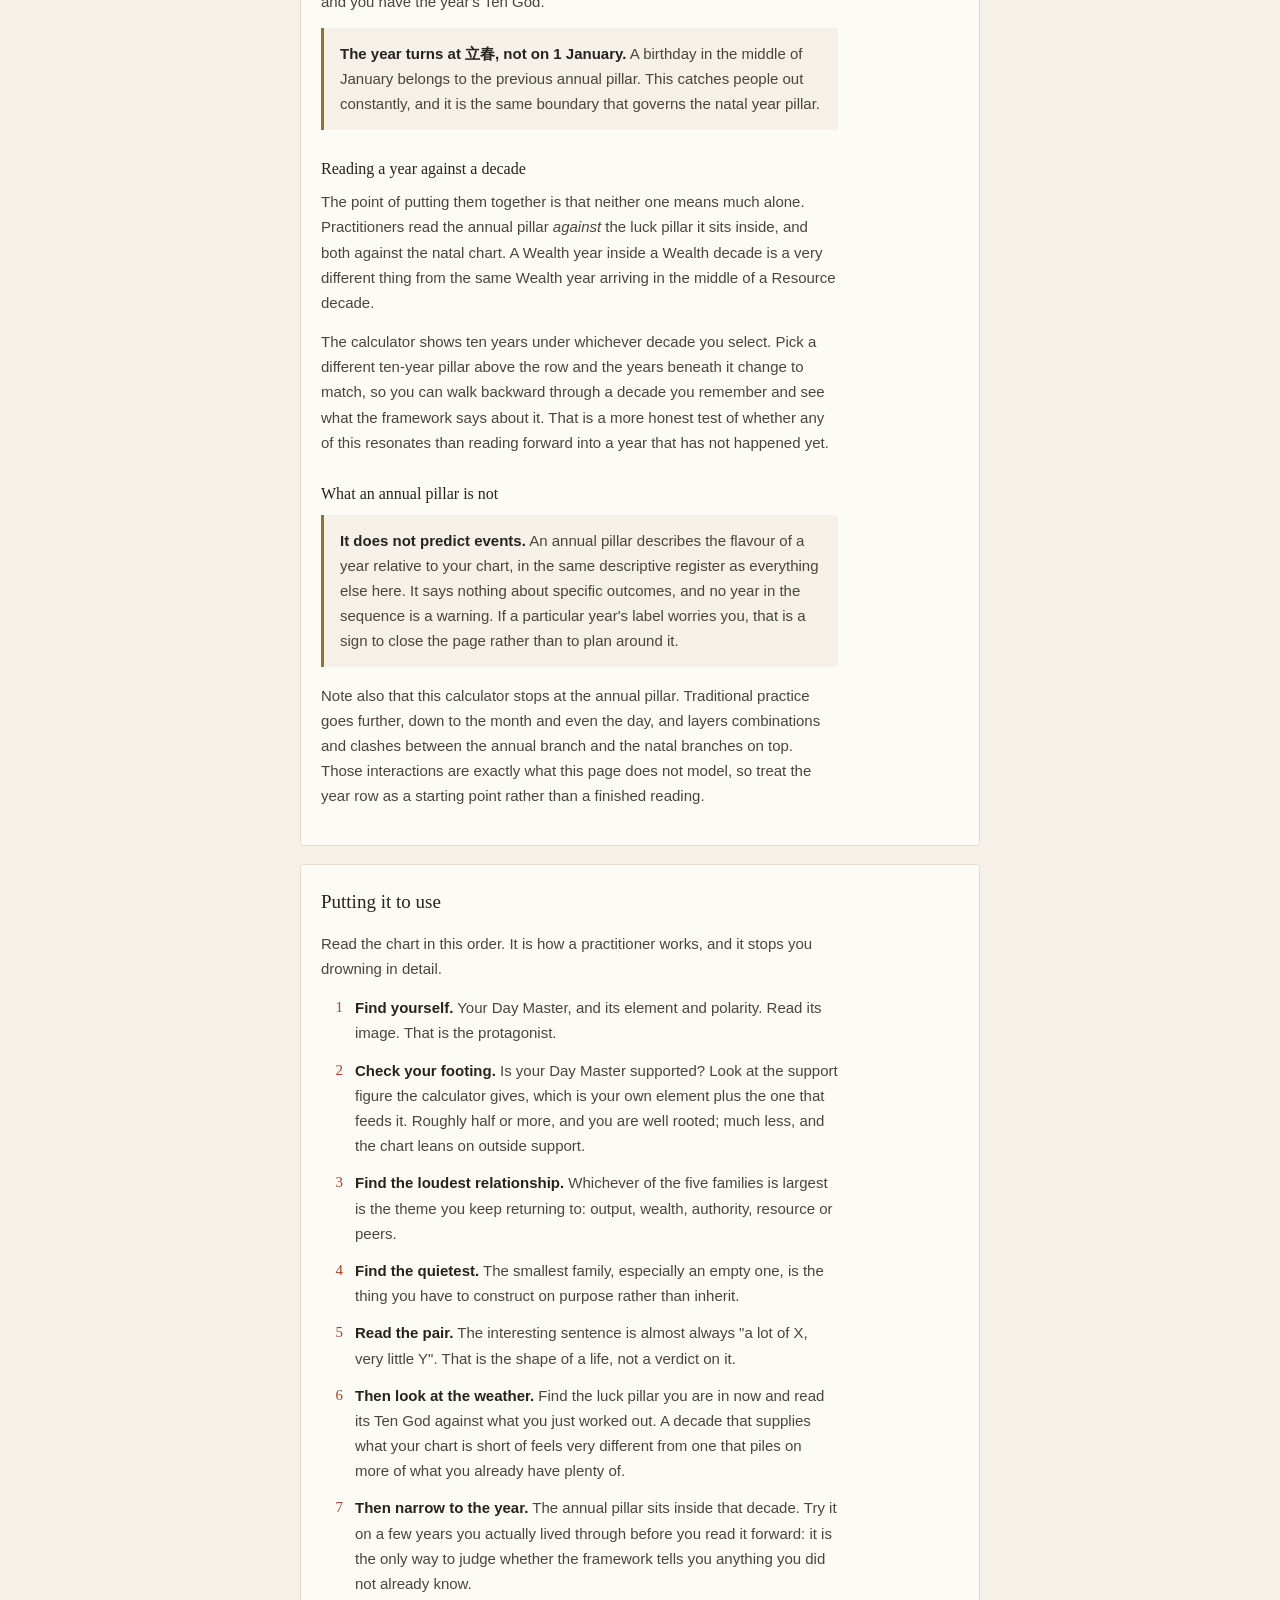
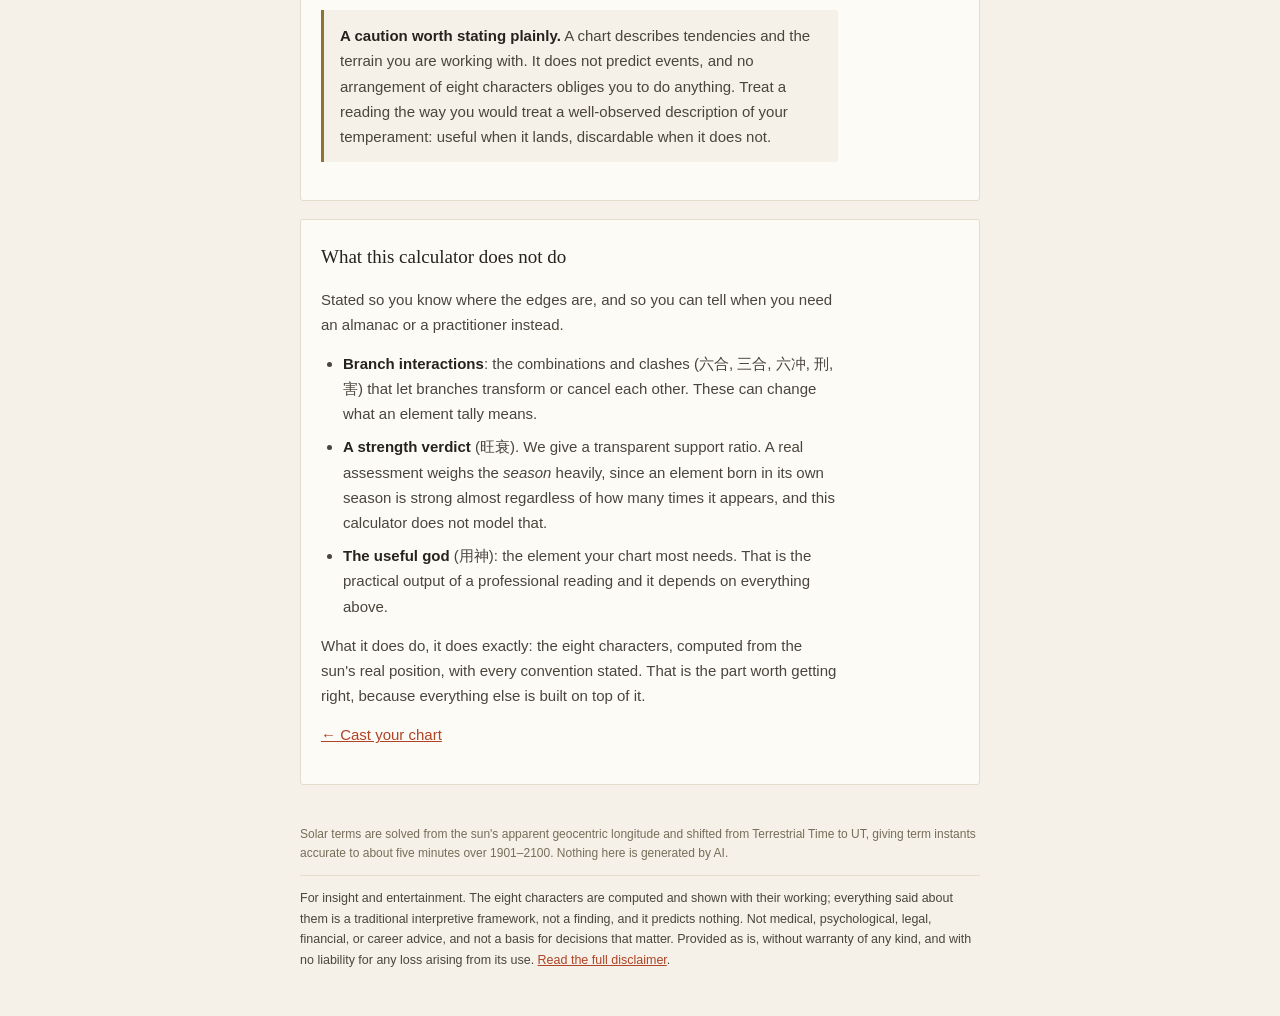
<file: guide.html>
<!doctype html>
<html lang="en">
<head>
<meta charset="utf-8">
<meta name="viewport" content="width=device-width, initial-scale=1">
<title>How a BaZi Chart Is Cast: Pillars, Day Master, Elements and Ten Gods (八字)</title>
<meta name="description" content="A plain-English guide to reading a BaZi chart: what the four pillars are, how the year changes at 立春 rather than New Year, what a Day Master is, how the five elements and ten gods are counted, and how to apply it all.">
<link rel="canonical" href="https://example.github.io/bazi-calculator/guide.html">

<meta property="og:type" content="article">
<meta property="og:title" content="How a BaZi Chart Is Cast (八字)">
<meta property="og:description" content="What the four pillars are, where they come from, and how to read your own chart. No jargon left untranslated.">

<link rel="icon" href="data:image/svg+xml,<svg xmlns='http://www.w3.org/2000/svg' viewBox='0 0 32 32'><rect width='32' height='32' rx='3' fill='%23ae4326'/><text x='16' y='23' font-size='20' text-anchor='middle' fill='%23f8f3e9' font-family='serif'>命</text></svg>">
<link rel="stylesheet" href="styles.css">
</head>
<body>

<header class="site-head">
  <div class="wrap head-inner">
    <div class="head-main">
      <span class="seal" aria-hidden="true">命</span>
      <div>
        <h1>How a chart is cast <span class="hz" lang="zh">八字</span></h1>
        <p class="tagline">What the eight characters are, where they come from, and how to read yours.</p>
      </div>
    </div>
    <a class="head-link" href="index.html">← Cast my chart</a>
  </div>
</header>

<main class="wrap">

  <nav class="card toc" aria-labelledby="toc-h">
    <h2 id="toc-h" class="card-title">On this page</h2>
    <ol class="toc-list">
      <li><a href="#basics">The eight characters</a></li>
      <li><a href="#pillars">Where each pillar comes from</a></li>
      <li><a href="#terms">Why your year may not be the year you think</a></li>
      <li><a href="#solar-time">True solar time</a></li>
      <li><a href="#day-master">Your Day Master</a></li>
      <li><a href="#elements">The five elements</a></li>
      <li><a href="#hidden-stems">Hidden stems, and why two counts differ</a></li>
      <li><a href="#ten-gods">The Ten Gods</a></li>
      <li><a href="#luck-pillars">Luck pillars, and the gender question</a></li>
      <li><a href="#annual">Annual pillars</a></li>
      <li><a href="#apply">Putting it to use</a></li>
      <li><a href="#limits">What this calculator does not do</a></li>
      <li><a href="disclaimer.html">Disclaimer: what this is and is not</a></li>
    </ol>
  </nav>

  <!-- ─────────────────────────────────────────────────────── -->
  <section class="card prose" id="basics" aria-labelledby="basics-h">
    <h2 id="basics-h" class="card-title">The eight characters</h2>

    <p>BaZi means <b>eight characters</b>. Your birth moment is written as four pairs of
    Chinese characters, and those eight characters are the whole chart. Everything a reader
    says comes out of them.</p>

    <p>Each pair is called a <b>pillar</b> (柱), and there are four: <b>year, month, day and
    hour</b>. Hence the other name, the Four Pillars of Destiny (四柱命理).</p>

    <p>The top character of each pillar is a <b>heavenly stem</b> (天干). There are ten of them,
    and they are simply the five elements in a yang and a yin version:</p>

    <div class="table-scroll">
      <table class="ref">
        <caption>The ten heavenly stems 天干</caption>
        <thead><tr><th>Stem</th><th>Element</th><th>Polarity</th><th>Classic image</th></tr></thead>
        <tbody>
          <tr><td lang="zh">甲</td><td>Wood</td><td>Yang</td><td>the tall tree</td></tr>
          <tr><td lang="zh">乙</td><td>Wood</td><td>Yin</td><td>the vine</td></tr>
          <tr><td lang="zh">丙</td><td>Fire</td><td>Yang</td><td>the sun</td></tr>
          <tr><td lang="zh">丁</td><td>Fire</td><td>Yin</td><td>the lamp</td></tr>
          <tr><td lang="zh">戊</td><td>Earth</td><td>Yang</td><td>the mountain</td></tr>
          <tr><td lang="zh">己</td><td>Earth</td><td>Yin</td><td>the field</td></tr>
          <tr><td lang="zh">庚</td><td>Metal</td><td>Yang</td><td>the blade</td></tr>
          <tr><td lang="zh">辛</td><td>Metal</td><td>Yin</td><td>the jewel</td></tr>
          <tr><td lang="zh">壬</td><td>Water</td><td>Yang</td><td>the ocean</td></tr>
          <tr><td lang="zh">癸</td><td>Water</td><td>Yin</td><td>the rain</td></tr>
        </tbody>
      </table>
    </div>

    <p>The bottom character is an <b>earthly branch</b> (地支). There are twelve, and you already
    know them: they are the zodiac animals. Each branch also carries an element, and a two-hour
    slice of the day:</p>

    <div class="table-scroll">
      <table class="ref">
        <caption>The twelve earthly branches 地支</caption>
        <thead><tr><th>Branch</th><th>Animal</th><th>Element</th><th>Hours</th></tr></thead>
        <tbody>
          <tr><td lang="zh">子</td><td>Rat</td><td>Water</td><td>23:00–01:00</td></tr>
          <tr><td lang="zh">丑</td><td>Ox</td><td>Earth</td><td>01:00–03:00</td></tr>
          <tr><td lang="zh">寅</td><td>Tiger</td><td>Wood</td><td>03:00–05:00</td></tr>
          <tr><td lang="zh">卯</td><td>Rabbit</td><td>Wood</td><td>05:00–07:00</td></tr>
          <tr><td lang="zh">辰</td><td>Dragon</td><td>Earth</td><td>07:00–09:00</td></tr>
          <tr><td lang="zh">巳</td><td>Snake</td><td>Fire</td><td>09:00–11:00</td></tr>
          <tr><td lang="zh">午</td><td>Horse</td><td>Fire</td><td>11:00–13:00</td></tr>
          <tr><td lang="zh">未</td><td>Goat</td><td>Earth</td><td>13:00–15:00</td></tr>
          <tr><td lang="zh">申</td><td>Monkey</td><td>Metal</td><td>15:00–17:00</td></tr>
          <tr><td lang="zh">酉</td><td>Rooster</td><td>Metal</td><td>17:00–19:00</td></tr>
          <tr><td lang="zh">戌</td><td>Dog</td><td>Earth</td><td>19:00–21:00</td></tr>
          <tr><td lang="zh">亥</td><td>Pig</td><td>Water</td><td>21:00–23:00</td></tr>
        </tbody>
      </table>
    </div>

    <p>Stems and branches turn together like two gears, ten teeth against twelve. They return
    to the same pairing every <b>sixty</b> steps, which is why the sexagenary cycle (六十甲子)
    is sixty long and why a sixtieth birthday is a milestone: your year pillar has come round
    to where it started.</p>
  </section>

  <!-- ─────────────────────────────────────────────────────── -->
  <section class="card prose" id="pillars" aria-labelledby="pillars-h">
    <h2 id="pillars-h" class="card-title">Where each pillar comes from</h2>

    <p>Nothing here is arbitrary. Each pillar is derived by a fixed rule, and if you know the
    rules you can check any calculator's work, including ours.</p>

    <h3>The year pillar</h3>
    <p>Runs on the sixty-cycle, one step per year. The catch is <em>when</em> the year turns:
    not 1 January, and not Chinese New Year, but <b>立春</b> (Lichun, "start of spring"), which
    falls around 4 February. See the <a href="#terms">next section</a>: this trips up more
    people than anything else in BaZi.</p>

    <h3>The month pillar</h3>
    <p>The branch is fixed to the season, always in the same order: 寅 for the month beginning
    at 立春, then 卯, 辰 and round. The stem is derived from the year stem by a rule called
    <b>五虎遁</b> ("hiding the five tigers"), which is really just a mnemonic table: a 甲 or 己
    year always starts its first month with 丙, a 乙 or 庚 year with 戊, and so on.</p>

    <h3>The day pillar</h3>
    <p>The one part of the chart with nothing to do with the calendar. The sixty-day cycle has
    simply been counting, without interruption, for over two thousand years. Any date maps to
    exactly one day pillar, and we compute it from the Julian Day Number, which is the same
    continuous count astronomers use.</p>
    <p>One convention matters: <b>the day changes at 23:00, not midnight</b>, because 子时
    (the Rat hour) begins the new day. A birth at 23:30 on Tuesday carries Wednesday's day
    pillar.</p>

    <h3>The hour pillar</h3>
    <p>The branch is the two-hour 时辰 your birth falls in (the table above). The stem comes from
    the <em>day</em> stem by a rule called <b>五鼠遁</b>. A 甲 or 己 day starts its 子 hour with
    甲, a 乙 or 庚 day with 丙, and so on.</p>
    <p>If you do not know your birth time, you lose the hour pillar and nothing else. Six of the
    eight characters, including your Day Master, are still fully determined. A three-pillar
    reading is a real reading.</p>
  </section>

  <!-- ─────────────────────────────────────────────────────── -->
  <section class="card prose" id="terms" aria-labelledby="terms-h">
    <h2 id="terms-h" class="card-title">Why your year may not be the year you think</h2>

    <p>BaZi runs on the <b>solar</b> calendar, not the lunar one. The twelve months of a BaZi
    chart are marked by twelve solar terms called <b>节</b> (jié), the moments the sun reaches
    particular points on its yearly path. They are astronomy, not tradition:</p>

    <div class="table-scroll">
      <table class="ref">
        <caption>The twelve 节 that define the months. Dates shift by a day either way; the exact
        instant is what counts.</caption>
        <thead><tr><th>Term</th><th>Meaning</th><th>Around</th><th>Starts the month of</th></tr></thead>
        <tbody>
          <tr><td lang="zh">立春</td><td>Start of spring</td><td>4 Feb</td><td lang="zh">寅 Tiger</td></tr>
          <tr><td lang="zh">惊蛰</td><td>Awakening insects</td><td>5 Mar</td><td lang="zh">卯 Rabbit</td></tr>
          <tr><td lang="zh">清明</td><td>Clear and bright</td><td>4 Apr</td><td lang="zh">辰 Dragon</td></tr>
          <tr><td lang="zh">立夏</td><td>Start of summer</td><td>5 May</td><td lang="zh">巳 Snake</td></tr>
          <tr><td lang="zh">芒种</td><td>Grain in ear</td><td>5 Jun</td><td lang="zh">午 Horse</td></tr>
          <tr><td lang="zh">小暑</td><td>Minor heat</td><td>7 Jul</td><td lang="zh">未 Goat</td></tr>
          <tr><td lang="zh">立秋</td><td>Start of autumn</td><td>7 Aug</td><td lang="zh">申 Monkey</td></tr>
          <tr><td lang="zh">白露</td><td>White dew</td><td>7 Sep</td><td lang="zh">酉 Rooster</td></tr>
          <tr><td lang="zh">寒露</td><td>Cold dew</td><td>8 Oct</td><td lang="zh">戌 Dog</td></tr>
          <tr><td lang="zh">立冬</td><td>Start of winter</td><td>7 Nov</td><td lang="zh">亥 Pig</td></tr>
          <tr><td lang="zh">大雪</td><td>Major snow</td><td>7 Dec</td><td lang="zh">子 Rat</td></tr>
          <tr><td lang="zh">小寒</td><td>Minor cold</td><td>5 Jan</td><td lang="zh">丑 Ox</td></tr>
        </tbody>
      </table>
    </div>

    <p class="callout"><b>The practical consequence.</b> If you were born in January or the first
    days of February, your BaZi year is the <em>previous</em> calendar year. Someone born on
    20 January 2025 is not a Snake, because 立春 had not arrived, so they belong to the Dragon year
    2024, and their chart says so.</p>

    <p>And a solar term is an <b>instant</b>, not a day. In 2025, 立春 fell at 22:09 on
    3 February. Someone born at breakfast that morning belongs to the old year; someone born
    before midnight belongs to the new one. Both were born on 3 February.</p>

    <p>This is why the calculator asks for your birthplace even though you may not want a
    longitude correction: a term happens at one moment worldwide, so working out which side of
    it you were born on requires knowing your time zone. Without it, a birth within about
    fifteen hours of a term genuinely cannot be placed, and the calculator shows you both
    readings rather than guessing.</p>
  </section>

  <!-- ─────────────────────────────────────────────────────── -->
  <section class="card prose" id="solar-time" aria-labelledby="st-h">
    <h2 id="st-h" class="card-title">True solar time 真太陽時</h2>

    <p>The hour pillar is meant to describe where the sun actually was, not what a clock on the
    wall said. Clocks run on time zones, which are a political convenience: everyone in a zone
    keeps the same time even though the sun reaches them at different moments.</p>

    <p>Two corrections turn clock time into sun time:</p>

    <ul>
      <li><b>Longitude.</b> The sun crosses your meridian four minutes earlier for every degree
      you sit east of your zone's centre line. Singapore keeps UTC+8, whose centre line is 120°E,
      but sits at 103.8°E, so its clocks run about 65 minutes ahead of its sun.</li>
      <li><b>The equation of time.</b> Earth's orbit is elliptical and its axis is tilted, so
      even a perfect sundial runs up to 16 minutes fast or slow depending on the season.</li>
    </ul>

    <p class="callout"><b>Where this bites hardest.</b> China keeps one time zone across a country
    five zones wide. A birth in Ürümqi reads more than two hours off its own sun. Anyone born in
    western China, or in a country with a wide single zone, should expect a real shift, often a
    whole 时辰.</p>

    <p>Daylight saving is the other trap, and no calculator can detect it for you: it is a
    whole-hour error, exactly half a 时辰, so it changes the hour pillar about half the time.
    If you were born in summer somewhere that observed it, tick the box. Mainland China observed
    daylight saving from 1986 to 1991.</p>
  </section>

  <!-- ─────────────────────────────────────────────────────── -->
  <section class="card prose" id="day-master" aria-labelledby="dmh">
    <h2 id="dmh" class="card-title">Your Day Master 日主</h2>

    <p>Of the eight characters, one is you: the <b>stem of the day pillar</b>. It is called the
    Day Master, or 日元, and it is the single most important character in the chart.</p>

    <p>Everything else is then read <em>in relation to it</em>. The same character means one
    thing in a 甲 Wood person's chart and something else entirely in a 庚 Metal person's, because
    its relationship to the Day Master has changed. This is the idea that makes BaZi different
    from sun-sign astrology: there are not twelve kinds of people, there is one kind of person
    per chart and seven other characters describing their world.</p>

    <p class="callout"><b>How to use it.</b> Read your Day Master's image literally and it will
    take you further than you expect. 甲 is the tall tree: it grows in one direction, it does not
    bend easily, it needs room. 乙 is the vine: same element, opposite strategy: it goes around
    obstacles and climbs on what is already there. Both are Wood. Neither is better.</p>
  </section>

  <!-- ─────────────────────────────────────────────────────── -->
  <section class="card prose" id="elements" aria-labelledby="eh">
    <h2 id="eh" class="card-title">The five elements 五行</h2>

    <p>Wood, Fire, Earth, Metal and Water. What matters is not the list but the two cycles
    running through it:</p>

    <ul>
      <li><b>Generating</b> (生): Wood feeds Fire, Fire makes Earth (ash), Earth yields Metal,
      Metal carries Water (condensation), Water grows Wood. Each element is the parent of the
      next.</li>
      <li><b>Controlling</b> (克): Wood breaks up Earth, Earth dams Water, Water puts out Fire,
      Fire melts Metal, Metal cuts Wood. Each element restrains the one two places along.</li>
    </ul>

    <p>Together they make a star inside a circle, and every relationship in a BaZi chart is one
    of five: <em>same as me, what I generate, what I control, what controls me, what generates
    me</em>. Those five relationships are the Ten Gods, below.</p>

    <p>The elements panel counts how much of each your chart carries. A chart is not "good"
    for being balanced. A lopsided chart is simply concentrated, and concentration has its own
    uses. What matters more is whether your Day Master has <b>support</b>: enough of its own
    element, and enough of the element that feeds it.</p>
  </section>

  <!-- ─────────────────────────────────────────────────────── -->
  <section class="card prose" id="hidden-stems" aria-labelledby="hsh">
    <h2 id="hsh" class="card-title">Hidden stems 藏干, and why two counts differ</h2>

    <p>Every branch conceals one to three stems inside it. 子 hides only 癸. 丑 hides 己, 癸
    and 辛. These <b>hidden stems</b> are why a chart with no visible Metal can still behave
    like a chart with Metal in it.</p>

    <p>They are not equal. The first is the <b>main qi</b> (本气) and dominates; a second is the
    <b>middle qi</b> (中气); a third is the <b>residual qi</b> (余气) and is faint. A common
    teaching weights them roughly 6 : 3 : 1.</p>

    <div class="table-scroll">
      <table class="ref">
        <caption>Hidden stems, strongest first</caption>
        <thead><tr><th>Branch</th><th>本气 main</th><th>中气 middle</th><th>余气 residual</th></tr></thead>
        <tbody>
          <tr><td lang="zh">子</td><td lang="zh">癸</td><td class="none">none</td><td class="none">none</td></tr>
          <tr><td lang="zh">丑</td><td lang="zh">己</td><td lang="zh">癸</td><td lang="zh">辛</td></tr>
          <tr><td lang="zh">寅</td><td lang="zh">甲</td><td lang="zh">丙</td><td lang="zh">戊</td></tr>
          <tr><td lang="zh">卯</td><td lang="zh">乙</td><td class="none">none</td><td class="none">none</td></tr>
          <tr><td lang="zh">辰</td><td lang="zh">戊</td><td lang="zh">乙</td><td lang="zh">癸</td></tr>
          <tr><td lang="zh">巳</td><td lang="zh">丙</td><td lang="zh">庚</td><td lang="zh">戊</td></tr>
          <tr><td lang="zh">午</td><td lang="zh">丁</td><td lang="zh">己</td><td class="none">none</td></tr>
          <tr><td lang="zh">未</td><td lang="zh">己</td><td lang="zh">丁</td><td lang="zh">乙</td></tr>
          <tr><td lang="zh">申</td><td lang="zh">庚</td><td lang="zh">壬</td><td lang="zh">戊</td></tr>
          <tr><td lang="zh">酉</td><td lang="zh">辛</td><td class="none">none</td><td class="none">none</td></tr>
          <tr><td lang="zh">戌</td><td lang="zh">戊</td><td lang="zh">辛</td><td lang="zh">丁</td></tr>
          <tr><td lang="zh">亥</td><td lang="zh">壬</td><td lang="zh">甲</td><td class="none">none</td></tr>
        </tbody>
      </table>
    </div>

    <p class="callout"><b>Why the calculator offers two counts.</b> <b>Face value</b> counts each
    of the eight characters once and ignores what the branches hide. Quick, and the number most
    calculators show. <b>Hidden stems weighted</b> splits each branch's single unit across the
    stems inside it, so a 丑 does not outweigh a 子 merely by concealing more names. The Ten Gods
    panel uses the weighted count, so if you want the two panels to agree, use the weighted one.</p>
  </section>

  <!-- ─────────────────────────────────────────────────────── -->
  <section class="card prose" id="ten-gods" aria-labelledby="tgh">
    <h2 id="tgh" class="card-title">The Ten Gods 十神</h2>

    <p>"Gods" is a translation artefact, and nothing supernatural is meant. A Ten God is just a
    label for how one character relates to your Day Master. Five relationships, each in two
    flavours depending on whether the polarities match, gives ten.</p>

    <p>Matching polarity (yang meeting yang) is direct and frictionless; opposite polarity
    (yang meeting yin) attracts and binds. That is why the "direct" and "indirect" labels fall
    where they do, which looks inconsistent until you see the logic.</p>

    <div class="table-scroll">
      <table class="ref">
        <caption>The Ten Gods, grouped by relationship to the Day Master</caption>
        <thead><tr><th>Family</th><th>Relationship</th><th>Same polarity</th><th>Opposite polarity</th></tr></thead>
        <tbody>
          <tr><td>Peers <span lang="zh">比劫</span></td><td>Same element as me</td>
              <td lang="zh">比肩 Friend</td><td lang="zh">劫财 Rob Wealth</td></tr>
          <tr><td>Output <span lang="zh">食伤</span></td><td>What I generate</td>
              <td lang="zh">食神 Eating God</td><td lang="zh">伤官 Hurting Officer</td></tr>
          <tr><td>Wealth <span lang="zh">财</span></td><td>What I control</td>
              <td lang="zh">偏财 Indirect Wealth</td><td lang="zh">正财 Direct Wealth</td></tr>
          <tr><td>Authority <span lang="zh">官杀</span></td><td>What controls me</td>
              <td lang="zh">七杀 Seven Killings</td><td lang="zh">正官 Direct Officer</td></tr>
          <tr><td>Resource <span lang="zh">印</span></td><td>What generates me</td>
              <td lang="zh">偏印 Indirect Resource</td><td lang="zh">正印 Direct Resource</td></tr>
        </tbody>
      </table>
    </div>

    <p>The names are old and dramatic. <b>Seven Killings</b> (七杀) sounds alarming and is not:
    it means pressure that comes at you without a formal relationship softening it: a deadline,
    a rival, a crisis. People with a lot of it often do their best work under exactly those
    conditions. <b>Hurting Officer</b> (伤官) means expressive talent that will not sit inside
    rules; it "hurts" the Officer, which is the rules.</p>

    <p class="callout"><b>How to read your distribution.</b> Look for what is <em>missing</em>
    as much as what is abundant. A chart heavy in Output and light in Authority describes someone
    who generates a great deal and resists structure. Useful to know before you take a job that
    is mostly structure. None of the ten are good or bad; they describe what you have a lot of
    and what you will have to build deliberately.</p>
  </section>

  <!-- ─────────────────────────────────────────────────────── -->
  <section class="card prose" id="luck-pillars" aria-labelledby="lph">
    <h2 id="lph" class="card-title">Luck pillars 大运, and the gender question</h2>

    <p>The natal chart is fixed for life. The <b>luck pillars</b> are what moves: a sequence of
    ten-year periods, each with a stem and branch of its own, laid over the chart like weather over
    a landscape. The landscape does not change; what passes across it does.</p>

    <p>This is where practitioners spend most of a reading. The eight characters say what you are
    working with. The luck pillar says what decade you are working in, and the same natal chart
    reads very differently under a pillar that feeds your Day Master than under one that drains it.</p>

    <h3>Where they come from</h3>
    <p>They are not a new calculation. They are simply the sexagenary cycle continued from your
    <b>month pillar</b>, one step per ten-year period. The month pillar itself is not a luck
    pillar; the first one is the next step along.</p>

    <p>Two things have to be decided: which way to step, and when the first one opens.</p>

    <h3>Which way: the direction rule</h3>
    <p class="callout"><b>阳男阴女顺行, 阴男阳女逆行.</b> A yang year stem with a male subject, or a
    yin year stem with a female subject, steps <em>forward</em> through the cycle. The other two
    combinations step <em>backward</em>.</p>

    <div class="table-scroll">
      <table class="ref">
        <caption>Yang stems are <span lang="zh">甲 丙 戊 庚 壬</span>; yin stems are
        <span lang="zh">乙 丁 己 辛 癸</span>. Only the <em>year</em> stem matters here.</caption>
        <thead><tr><th>Year stem</th><th>Male 男</th><th>Female 女</th></tr></thead>
        <tbody>
          <tr><td>Yang <span lang="zh">阳</span></td>
              <td><span lang="zh">阳男</span>, forward <span lang="zh">顺行</span></td>
              <td><span lang="zh">阳女</span>, backward <span lang="zh">逆行</span></td></tr>
          <tr><td>Yin <span lang="zh">阴</span></td>
              <td><span lang="zh">阴男</span>, backward <span lang="zh">逆行</span></td>
              <td><span lang="zh">阴女</span>, forward <span lang="zh">顺行</span></td></tr>
        </tbody>
      </table>
    </div>

    <p>This is the only place in the whole system where the calculator needs to know anything
    beyond your birth moment, and it is why the form asks. The rule as the classical texts state
    it is a binary of <span lang="zh">男</span> and <span lang="zh">女</span>, and there is no way
    to derive the direction from a birth moment alone: two people born in the same second get
    opposite sequences. If you would rather not answer, everything else in the chart is still cast;
    only this section goes missing.</p>

    <h3>When: the starting age 起运</h3>
    <p>Count from your birth to the nearest solar term, the <em>next</em> one if your pillars run
    forward and the <em>previous</em> one if they run backward, then convert at the classical rate:</p>

    <p class="callout"><b>Three days stand for one year.</b> So one day is four months, and one
    hour is five days. Twenty-two days to the next term gives a starting age of about seven years
    four months.</p>

    <p>That rate is why the exact term instant matters so much here. A solar term computed to the
    nearest day rather than the nearest minute moves the starting age by up to four months, and
    every subsequent pillar with it. This calculator solves term instants astronomically, so the
    starting age is exact when your birth time and birthplace are both known, and it tells you the
    margin when they are not.</p>

    <h3 id="period-table">Reading them: what each one means</h3>
    <p>Each luck pillar is labelled with its Ten God, relative to your Day Master, exactly like the
    natal characters. That label is the shortest useful summary of the decade. The calculator prints
    this reading under whichever pillar or year you select; the whole set is here for reference.</p>

    <div class="table-scroll">
      <table class="ref">
        <caption>The same ten relationships, read as a stretch of time rather than as a character in
        the natal chart. Annual pillars are read the same way, against the decade they sit in.</caption>
        <thead><tr><th>Period</th><th>What it is</th><th>Tends to favour</th><th>Tends to strain</th></tr></thead>
        <tbody>
          <tr><td><span lang="zh">比肩</span> Friend</td>
              <td>You run mostly on your own steam.</td>
              <td>Working independently, backing your own judgement</td>
              <td>Taking direction, sharing credit</td></tr>
          <tr><td><span lang="zh">劫财</span> Rob Wealth</td>
              <td>Competitive and fast-moving; resources circulate rather than settle.</td>
              <td>Hustle, partnerships, competing openly</td>
              <td>Holding on to what you have, lending</td></tr>
          <tr><td><span lang="zh">食神</span> Eating God</td>
              <td>Productive and unhurried; you make things at your own pace.</td>
              <td>Building, creating, teaching, quality of life</td>
              <td>Urgency, work that has to be forced</td></tr>
          <tr><td><span lang="zh">伤官</span> Hurting Officer</td>
              <td>Expressive and unruly; talent comes out loudly.</td>
              <td>Creative and public work, doing it your own way</td>
              <td>Bosses, procedure, biting your tongue</td></tr>
          <tr><td><span lang="zh">正财</span> Direct Wealth</td>
              <td>Steady earning; income you work for and keep.</td>
              <td>Salaried growth, saving, property</td>
              <td>Speculation, sudden pivots</td></tr>
          <tr><td><span lang="zh">偏财</span> Indirect Wealth</td>
              <td>Opportunistic money; deals, ventures and a wider circle.</td>
              <td>Business, investing, networks, spotting an opening</td>
              <td>Keeping what arrives, routine</td></tr>
          <tr><td><span lang="zh">正官</span> Direct Officer</td>
              <td>Structure, status and responsibility.</td>
              <td>Promotion, titles, formal roles, reputation</td>
              <td>Improvising, autonomy</td></tr>
          <tr><td><span lang="zh">七杀</span> Seven Killings</td>
              <td>Pressure and challenge; high stakes, fast decisions.</td>
              <td>Crisis work, competition, turnarounds</td>
              <td>Rest, patience, situations with no clear opponent</td></tr>
          <tr><td><span lang="zh">正印</span> Direct Resource</td>
              <td>Support and learning; a period to absorb rather than output.</td>
              <td>Study, credentials, mentors, consolidating</td>
              <td>Fast output, self-promotion, going it alone</td></tr>
          <tr><td><span lang="zh">偏印</span> Indirect Resource</td>
              <td>Unconventional learning and inward focus.</td>
              <td>Niche expertise, research, solitary work</td>
              <td>Conventional paths, constant visibility</td></tr>
        </tbody>
      </table>
    </div>

    <p class="callout"><b>Read it as two-sided.</b> Every row has a favours column and a strains
    column because none of the ten are good or bad. A demanding decade is often the productive one,
    and a comfortable decade is often when least gets built.</p>

    <p class="callout"><b>The honest caveat.</b> A luck pillar is a description of a season, not a
    forecast of events. It says what kind of pressure and what kind of opportunity the decade tends
    to carry for a chart like yours. It does not say what will happen, and a "difficult" pillar is
    not a sentence. For many charts the demanding decades are the productive ones.</p>
  </section>


  <!-- ─────────────────────────────────────────────────────── -->
  <section class="card prose" id="annual" aria-labelledby="anh">
    <h2 id="anh" class="card-title">Annual pillars 流年</h2>

    <p>If the luck pillar is the decade, the <b>annual pillar</b> is the year inside it. It is
    the same sexagenary year the natal year pillar uses, which means you already know how to read
    it: take its stem, find its relationship to your Day Master, and you have the year's Ten God.</p>

    <p class="callout"><b>The year turns at 立春, not on 1 January.</b> A birthday in the middle
    of January belongs to the previous annual pillar. This catches people out constantly, and it
    is the same boundary that governs the natal year pillar.</p>

    <h3>Reading a year against a decade</h3>
    <p>The point of putting them together is that neither one means much alone. Practitioners read
    the annual pillar <em>against</em> the luck pillar it sits inside, and both against the natal
    chart. A Wealth year inside a Wealth decade is a very different thing from the same Wealth
    year arriving in the middle of a Resource decade.</p>

    <p>The calculator shows ten years under whichever decade you select. Pick a different ten-year
    pillar above the row and the years beneath it change to match, so you can walk backward through
    a decade you remember and see what the framework says about it. That is a more honest test of
    whether any of this resonates than reading forward into a year that has not happened yet.</p>

    <h3>What an annual pillar is not</h3>
    <p class="callout"><b>It does not predict events.</b> An annual pillar describes the flavour of
    a year relative to your chart, in the same descriptive register as everything else here. It
    says nothing about specific outcomes, and no year in the sequence is a warning. If a particular
    year's label worries you, that is a sign to close the page rather than to plan around it.</p>

    <p>Note also that this calculator stops at the annual pillar. Traditional practice goes further,
    down to the month and even the day, and layers combinations and clashes between the annual
    branch and the natal branches on top. Those interactions are exactly what this page does not
    model, so treat the year row as a starting point rather than a finished reading.</p>
  </section>

  <!-- ─────────────────────────────────────────────────────── -->
  <section class="card prose" id="apply" aria-labelledby="ah">
    <h2 id="ah" class="card-title">Putting it to use</h2>

    <p>Read the chart in this order. It is how a practitioner works, and it stops you drowning
    in detail.</p>

    <ol class="steps">
      <li><b>Find yourself.</b> Your Day Master, and its element and polarity. Read its image.
      That is the protagonist.</li>
      <li><b>Check your footing.</b> Is your Day Master supported? Look at the support figure the
      calculator gives, which is your own element plus the one that feeds it. Roughly half or more, and
      you are well rooted; much less, and the chart leans on outside support.</li>
      <li><b>Find the loudest relationship.</b> Whichever of the five families is largest is the
      theme you keep returning to: output, wealth, authority, resource or peers.</li>
      <li><b>Find the quietest.</b> The smallest family, especially an empty one, is the thing
      you have to construct on purpose rather than inherit.</li>
      <li><b>Read the pair.</b> The interesting sentence is almost always "a lot of X, very little
      Y". That is the shape of a life, not a verdict on it.</li>
      <li><b>Then look at the weather.</b> Find the luck pillar you are in now and read its Ten God
      against what you just worked out. A decade that supplies what your chart is short of feels
      very different from one that piles on more of what you already have plenty of.</li>
      <li><b>Then narrow to the year.</b> The annual pillar sits inside that decade. Try it on a
      few years you actually lived through before you read it forward: it is the only way to judge
      whether the framework tells you anything you did not already know.</li>
    </ol>

    <p class="callout"><b>A caution worth stating plainly.</b> A chart describes tendencies and
    the terrain you are working with. It does not predict events, and no arrangement of eight
    characters obliges you to do anything. Treat a reading the way you would treat a
    well-observed description of your temperament: useful when it lands, discardable when it
    does not.</p>
  </section>

  <!-- ─────────────────────────────────────────────────────── -->
  <section class="card prose" id="limits" aria-labelledby="lh">
    <h2 id="lh" class="card-title">What this calculator does not do</h2>

    <p>Stated so you know where the edges are, and so you can tell when you need an almanac or a
    practitioner instead.</p>

    <ul>
      <li><b>Branch interactions</b>: the combinations and clashes (六合, 三合, 六冲, 刑, 害)
      that let branches transform or cancel each other. These can change what an element tally
      means.</li>
      <li><b>A strength verdict</b> (旺衰). We give a transparent support ratio. A real assessment
      weighs the <em>season</em> heavily, since an element born in its own season is strong almost
      regardless of how many times it appears, and this calculator does not model that.</li>
      <li><b>The useful god</b> (用神): the element your chart most needs. That is the practical
      output of a professional reading and it depends on everything above.</li>
    </ul>

    <p>What it does do, it does exactly: the eight characters, computed from the sun's real
    position, with every convention stated. That is the part worth getting right, because
    everything else is built on top of it.</p>

    <p class="note"><a href="index.html">← Cast your chart</a></p>
  </section>

</main>

<footer class="site-foot wrap">
  <p>
    Solar terms are solved from the sun's apparent geocentric longitude and shifted from
    Terrestrial Time to UT, giving term instants accurate to about five minutes over 1901–2100.
    Nothing here is generated by AI.
  </p>
  <p class="disclaimer">For insight and entertainment. The eight characters are computed and shown
    with their working; everything said about them is a traditional interpretive framework, not a
    finding, and it predicts nothing. Not medical, psychological, legal, financial, or career
    advice, and not a basis for decisions that matter. Provided as is, without warranty of any
    kind, and with no liability for any loss arising from its use.
    <a href="disclaimer.html">Read the full disclaimer</a>.</p>
</footer>

</body>
</html>
</file>
<file: styles.css>
/* The Four Pillars: BaZi calculator.
   新中式 (neo-Chinese) for a Western audience: rice-paper neutrals, ink type,
   vermillion reserved for the seal and single accents. */

:root {
  --paper:   #f5f1e8;
  --surface: #fdfbf6;
  --ink:     #26231f;
  --ink-soft:#4a453c;
  --hair:    #e4ddcd;
  --mute:    #776d59;
  --seal:    #ae4326;        /* vermillion as ink: text, borders, rules */
  --seal-solid: #ae4326;     /* vermillion as ground: always carries cream text */
  --gold:    #8f7330;
  --track:   #ece5d4;
  --field:   #948870;   /* control edges need 3:1 against the field, not a hairline */
  --on-element: #f8f3e9;  /* glyph drawn on an element node */

  /* Element fills, each clearing 3:1 against --track so the bars carry meaning
     rather than decoration. */
  --wood:  #546a43;
  --fire:  #a8391d;
  --earth: #86672c;
  --metal: #6a6b71;
  --water: #41647a;

  --serif: 'Palatino Linotype', Palatino, 'Book Antiqua', Georgia, 'Songti SC', 'Noto Serif SC', serif;
  --sans: 'Helvetica Neue', -apple-system, BlinkMacSystemFont, 'Segoe UI', Arial, sans-serif;
}

@media (prefers-color-scheme: dark) {
  :root {
    --paper:   #191714;
    --surface: #211e1a;
    --ink:     #ece5d8;
    --ink-soft:#c3bbab;
    --hair:    #3a352d;
    --mute:    #9c937f;
    --track:   #2e2a23;
    --field:   #7a7160;
    --on-element: #191714;
    /* Vermillion and gold tuned for rice paper are unreadable on ink. These
       are the same hues lifted until they clear 5:1 on --surface. --seal in
       particular carries .err and the .boundary panel, so it must be the most
       legible colour on the page, not the least. */
    --seal:    #e2795f;
    --seal-solid: #a63f23;   /* the stamp stays deep; its glyph stays cream */
    --gold:    #d9b877;

    --wood:  #9dbb8a;
    --fire:  #e2795f;
    --earth: #d0a663;
    --metal: #b9bcc0;
    --water: #7fa8c0;
  }
}

* { box-sizing: border-box; }

/* Author `display` rules below (e.g. .check) would otherwise beat the UA
   stylesheet's [hidden] { display: none }, so restate it with force. */
[hidden] { display: none !important; }

a { color: var(--seal); }
a:hover { color: var(--ink); }

body {
  margin: 0;
  background: var(--paper);
  color: var(--ink);
  font-family: var(--sans);
  font-size: 16px;
  line-height: 1.6;
  -webkit-text-size-adjust: 100%;
}

.wrap { max-width: 720px; margin: 0 auto; padding: 0 20px; }

/* ── Header ─────────────────────────────────────────────── */
.site-head {
  background: var(--surface);
  border-bottom: 1px solid var(--hair);
  padding: 28px 0 24px;
  margin-bottom: 28px;
}
.head-inner { display: flex; align-items: center; gap: 16px; }
.seal {
  flex: none;
  width: 46px; height: 46px;
  border-radius: 3px;
  background: var(--seal-solid);
  color: #f8f3e9;
  font-family: 'Songti SC', 'Noto Serif SC', serif;
  font-size: 24px;
  display: flex; align-items: center; justify-content: center;
  box-shadow: inset 0 0 0 2px rgba(248,243,233,.25);
}
.site-head h1 {
  font-family: var(--serif);
  font-size: 25px;
  font-weight: 500;
  letter-spacing: .02em;
  margin: 0;
}
.site-head h1 .hz { color: var(--seal); white-space: nowrap; }
.tagline {
  margin: 3px 0 0;
  font-size: 12.5px;
  color: var(--mute);
}

/* ── Cards ──────────────────────────────────────────────── */
.card {
  background: var(--surface);
  border: 1px solid var(--hair);
  border-radius: 3px;
  padding: 22px 20px;
  margin-bottom: 18px;
}
.card-title {
  font-family: var(--serif);
  font-size: 19px;
  font-weight: 500;
  margin: 0 0 4px;
}
.card-sub {
  margin: 0 0 16px;
  font-size: 13px;
  color: var(--mute);
  line-height: 1.55;
}
.card-title + .pillars, .card-title + #elements, .card-title + #gods { margin-top: 16px; }

/* ── Form ───────────────────────────────────────────────── */
.field { margin-bottom: 22px; }
.field > label {
  display: block;
  font-size: 12px;
  letter-spacing: .09em;
  text-transform: uppercase;
  color: var(--ink-soft);
  margin-bottom: 7px;
}
.req { color: var(--mute); text-transform: none; letter-spacing: 0; font-size: 11.5px; }

input[type=date], input[type=time], input[type=text] {
  width: 100%;
  padding: 11px 12px;
  font: inherit;
  font-size: 16px; /* 16px avoids iOS zoom-on-focus */
  color: var(--ink);
  background: var(--paper);
  border: 1px solid var(--field);
  border-radius: 3px;
}
input:focus { border-color: var(--ink-soft); }

.hint { margin: 7px 0 0; font-size: 12px; color: var(--mute); line-height: 1.5; }

.check {
  display: flex; align-items: flex-start; gap: 8px;
  margin-top: 10px;
  font-size: 13.5px;
  color: var(--ink-soft);
  cursor: pointer;
}
.check input { margin: 3px 0 0; flex: none; accent-color: var(--seal); }

.city-results { display: none; margin-top: 8px; }
.city-results.open { display: flex; flex-direction: column; gap: 6px; }
.city-btn {
  text-align: left;
  padding: 9px 12px;
  font: inherit;
  font-size: 14px;
  color: var(--ink-soft);
  background: var(--paper);
  border: 1px solid var(--hair);
  border-radius: 3px;
  cursor: pointer;
}
.city-btn:hover, .city-btn:focus, .city-btn[aria-selected="true"] {
  border-color: var(--seal);
  color: var(--ink);
}
.city-btn[aria-selected="true"] { background: var(--track); }
.city-btn .lon { color: var(--mute); font-size: 12px; }

.btn-primary {
  width: 100%;
  padding: 13px 18px;
  font: inherit;
  font-size: 15px;
  letter-spacing: .03em;
  color: #f8f3e9;
  background: var(--seal-solid);
  border: 1px solid var(--seal-solid);
  border-radius: 3px;
  cursor: pointer;
}
.btn-primary:hover { background: #8e3620; border-color: #8e3620; }

.btn-ghost {
  padding: 10px 16px;
  font: inherit;
  font-size: 13.5px;
  color: var(--ink-soft);
  background: transparent;
  border: 1px solid var(--hair);
  border-radius: 3px;
  cursor: pointer;
}
.btn-ghost:hover { border-color: var(--ink-soft); color: var(--ink); }

.err { margin: 12px 0 0; font-size: 13.5px; color: var(--seal); }

/* ── Day-master headline ────────────────────────────────── */
.headline-card { border-top: 2px solid var(--gold); }
.eyebrow {
  margin: 0 0 10px;
  font-size: 11px;
  letter-spacing: .12em;
  text-transform: uppercase;
  color: var(--mute);
}
.dm-line {
  font-family: var(--serif);
  font-size: 26px;
  font-weight: 500;
  margin: 0 0 10px;
  line-height: 1.25;
}
#dm-char {
  font-family: 'Songti SC', 'Noto Serif SC', var(--serif);
  color: var(--seal);
  font-size: 34px;
}
.dm-desc { margin: 0; font-size: 15px; color: var(--ink-soft); }

/* ── Pillars ────────────────────────────────────────────── */
.pillars { display: grid; grid-template-columns: repeat(4, 1fr); gap: 8px; }
.pillar {
  background: var(--paper);
  border: 1px solid var(--hair);
  border-radius: 3px;
  padding: 12px 6px;
  text-align: center;
}
.pillar.is-day { border-color: var(--seal); }
.pillar.is-day .p-label { color: var(--seal); }
.p-label {
  font-size: 9.5px;
  letter-spacing: .1em;
  text-transform: uppercase;
  color: var(--mute);
}
.p-chars {
  font-family: 'Songti SC', 'Noto Serif SC', var(--serif);
  font-size: 30px;
  line-height: 1.15;
  margin: 6px 0 4px;
}
.p-el { font-size: 10.5px; color: var(--mute); line-height: 1.45; }
.p-hidden { font-size: 11px; color: var(--mute); margin-top: 6px; border-top: 1px solid var(--hair); padding-top: 6px; }
.p-hidden b { font-weight: normal; color: var(--ink-soft); }

.note { margin: 14px 0 0; font-size: 12px; color: var(--mute); line-height: 1.55; }

/* ── Elements ───────────────────────────────────────────── */
.elem-row { display: flex; align-items: center; gap: 10px; margin-bottom: 7px; font-size: 13px; }
.elem-name { width: 92px; flex: none; color: var(--ink-soft); }
.elem-bar { flex: 1; height: 7px; background: var(--track); border-radius: 4px; overflow: hidden; }
.elem-fill { display: block; height: 100%; border-radius: 4px; }
.elem-count { width: 20px; text-align: right; color: var(--mute); font-size: 12.5px; }

/* ── Ten gods ───────────────────────────────────────────── */
.god-family { margin-bottom: 18px; }
.god-family:last-child { margin-bottom: 0; }
.gf-head { display: flex; align-items: baseline; justify-content: space-between; gap: 12px; margin-bottom: 3px; }
.gf-name { font-family: var(--serif); font-size: 16px; }
.gf-pct { font-size: 13px; color: var(--seal); }
.gf-what { margin: 0 0 9px; font-size: 12.5px; color: var(--mute); line-height: 1.5; }
.gf-bar { height: 5px; background: var(--track); border-radius: 3px; overflow: hidden; margin-bottom: 10px; }
.gf-fill { display: block; height: 100%; background: var(--gold); border-radius: 3px; }
.god { display: flex; gap: 10px; padding: 7px 0; border-top: 1px solid var(--hair); font-size: 13px; }
.god.zero .god-count { border-style: dashed; color: var(--mute); }
.god.zero .god-name { color: var(--ink-soft); }
.god-count {
  flex: none; width: 22px; height: 22px;
  display: flex; align-items: center; justify-content: center;
  font-size: 12px;
  border: 1px solid var(--hair); border-radius: 3px;
  color: var(--ink-soft);
}
.god-body { flex: 1; }
.god-name { color: var(--ink); }
.god-name .hz {
  font-family: 'Songti SC', 'Noto Serif SC', var(--serif);
  color: var(--mute);
  margin-left: 5px;
}
.god-gloss { display: block; font-size: 12px; color: var(--mute); line-height: 1.5; }

/* ── Bench notes ────────────────────────────────────────── */
.bench summary {
  font-family: var(--serif);
  font-size: 16px;
  cursor: pointer;
  color: var(--ink-soft);
}
.bench summary:focus { color: var(--ink); }
.bench dl { margin: 16px 0 0; font-size: 13px; }
.bench dt { color: var(--mute); font-size: 11.5px; letter-spacing: .07em; text-transform: uppercase; margin-top: 12px; }
.bench dd { margin: 3px 0 0; color: var(--ink-soft); }
.bench dd code { font-family: ui-monospace, SFMono-Regular, Menlo, monospace; font-size: 12.5px; }

/* ── Misc ───────────────────────────────────────────────── */
.actions { display: flex; gap: 8px; flex-wrap: wrap; margin-bottom: 28px; }

.site-foot { padding: 22px 20px 40px; font-size: 12px; color: var(--mute); line-height: 1.6; }
.site-foot p { margin: 0 0 6px; }
.site-foot .disclaimer {
  font-size: 12.5px;
  color: var(--ink-soft);
  line-height: 1.65;
  margin-top: 12px;
  padding-top: 12px;
  border-top: 1px solid var(--hair);
}

.visually-hidden {
  position: absolute;
  width: 1px; height: 1px;
  margin: -1px; padding: 0;
  overflow: hidden;
  clip: rect(0 0 0 0);
  white-space: nowrap;
  border: 0;
}

/* Visible keyboard focus everywhere, without ringing on mouse clicks. */
:focus-visible {
  outline: 2px solid var(--seal);
  outline-offset: 2px;
}

@media (prefers-reduced-motion: reduce) {
  * { animation-duration: .01ms !important; transition-duration: .01ms !important; scroll-behavior: auto !important; }
}

@media (max-width: 430px) {
  .p-chars { font-size: 25px; }
  .pillars { gap: 6px; }
  .elem-name { width: 74px; }
  .dm-line { font-size: 22px; }
  #dm-char { font-size: 29px; }
}

/* People will want their chart on paper or as a PDF. */
@media print {
  :root { --paper: #fff; --surface: #fff; --ink: #000; --ink-soft: #333; --hair: #bbb; --track: #eee; }
  body { font-size: 11pt; }
  .site-head { border-bottom: 1px solid var(--hair); margin-bottom: 16px; padding: 0 0 12px; }
  .form-card, .actions, .site-foot p:not(.disclaimer) { display: none !important; }
  .card { break-inside: avoid; border: 1px solid var(--hair); margin-bottom: 12px; padding: 14px; }
  .bench[open] summary { margin-bottom: 8px; }
  .god-family { break-inside: avoid; }
  a[href]::after { content: ''; }
}


/* ── Solar-term boundary: both readings, side by side ────── */
/* Fires when the birth sits too close to a 节 to place with confidence: the
   page owes the reader the fork, not a coin flip presented as an answer. */
.boundary {
  border: 1px solid var(--seal);
  border-radius: 3px;
  padding: 18px 18px 16px;
  margin-top: 16px;
  background: var(--paper);
}
.boundary h3 {
  font-family: var(--serif);
  font-size: 16px;
  font-weight: 500;
  margin: 0 0 6px;
  color: var(--seal);
}
.boundary p { margin: 0 0 12px; font-size: 13px; color: var(--ink-soft); line-height: 1.55; }
.boundary p:last-child { margin-bottom: 0; }
.forks { display: grid; grid-template-columns: 1fr 1fr; gap: 10px; margin-bottom: 12px; }
.fork {
  border: 1px solid var(--hair);
  border-radius: 3px;
  padding: 11px 12px;
  background: var(--surface);
}
.fork.is-shown { border-color: var(--seal); }
.fork-when {
  font-size: 10.5px;
  letter-spacing: .08em;
  text-transform: uppercase;
  color: var(--mute);
  margin-bottom: 6px;
}
.fork.is-shown .fork-when { color: var(--seal); }
.fork-pillars {
  font-family: 'Songti SC', 'Noto Serif SC', var(--serif);
  font-size: 19px;
  letter-spacing: .06em;
  line-height: 1.4;
}
.fork-note { font-size: 11.5px; color: var(--mute); margin-top: 5px; line-height: 1.45; }

/* ── Collapsed birth details, once a chart is cast ───────── */
.recap {
  display: flex; align-items: baseline; justify-content: space-between;
  gap: 12px; flex-wrap: wrap;
}
.recap-line { font-size: 14px; color: var(--ink-soft); }
.recap-line b { font-weight: 500; color: var(--ink); }

/* ── Ten gods: hide the empty ones until asked ───────────── */
.gods-toggle { margin-top: 4px; }
#gods:not(.show-all) .god.zero { display: none; }
/* Families whose gods are all zero are marked by renderGods rather than with
   :has(), so the rule works the same everywhere. */
#gods:not(.show-all) .god-family.all-zero { display: none; }

/* ── Element bars: two bases, labelled ───────────────────── */
.elem-basis {
  display: flex; gap: 6px; flex-wrap: wrap;
  margin: 0 0 14px;
}
.basis-btn {
  padding: 5px 11px;
  font: inherit;
  font-size: 12px;
  color: var(--ink-soft);
  background: transparent;
  border: 1px solid var(--hair);
  border-radius: 3px;
  cursor: pointer;
}
.basis-btn[aria-pressed="true"] {
  border-color: var(--seal);
  color: var(--seal);
  background: var(--paper);
}

/* ── Header link to the guide ────────────────────────────── */
.head-inner { justify-content: space-between; }
.head-main { display: flex; align-items: center; gap: 16px; }
.head-link {
  flex: none;
  font-size: 13px;
  color: var(--ink-soft);
  text-decoration: none;
  border-bottom: 1px solid var(--field);
  padding-bottom: 1px;
  white-space: nowrap;
}
.head-link:hover { color: var(--seal); border-color: var(--seal); }

@media (max-width: 560px) {
  .head-inner { flex-wrap: wrap; gap: 10px; }
  /* Beside a heading that has wrapped, a vertically-centred seal drifts down
     next to the second line. Pin it to the first. */
  .head-main { align-items: flex-start; }
  .seal { margin-top: 2px; }
  .site-head h1 { font-size: 22px; }
}
@media (max-width: 360px) {
  .site-head h1 { font-size: 20px; }
  .seal { width: 38px; height: 38px; font-size: 20px; }
}

/* Pillar cards get about 43px of usable width at 320px, which is not enough
   for four stacked tiers. Below 380px the grid folds to 2×2 and the hidden
   stems move to a single full-width row beneath. */
@media (max-width: 379px) {
  .pillars { grid-template-columns: repeat(2, 1fr); }
  .forks { grid-template-columns: 1fr; }
}

@media print {
  .head-link, .gods-toggle, .elem-basis, .btn-edit { display: none !important; }
  #gods .god.zero { display: flex !important; }
  .boundary { break-inside: avoid; }
}

/* ── Guide page ──────────────────────────────────────────── */
.prose p, .prose ul, .prose ol { font-size: 15px; color: var(--ink-soft); line-height: 1.68; }
.prose > p:first-of-type { margin-top: 14px; }
.prose p { margin: 0 0 14px; max-width: 62ch; }
.prose ul, .prose ol { margin: 0 0 14px; padding-left: 22px; max-width: 62ch; }
.prose li { margin-bottom: 8px; }
.prose li:last-child { margin-bottom: 0; }
.prose b { font-weight: 600; color: var(--ink); }
.prose h3 {
  font-family: var(--serif);
  font-size: 16px;
  font-weight: 500;
  color: var(--ink);
  margin: 26px 0 8px;
}

/* A pull-out for the sentence a reader should leave with. */
.callout {
  border-left: 3px solid var(--gold);
  background: var(--paper);
  padding: 13px 16px;
  margin: 0 0 16px !important;
  border-radius: 0 3px 3px 0;
}

.prose .steps { counter-reset: step; list-style: none; padding-left: 0; }
/* Absolute positioning, not grid. A grid item is created per child *and* per
   text run, so a bolded lead-in followed by prose split into two items and the
   trailing sentence dropped into the 26px counter column, one word per line.
   Taking the counter out of flow leaves the content as ordinary text. */
.steps li {
  counter-increment: step;
  position: relative;
  padding-left: 34px;
  margin-bottom: 12px;
}
.steps li::before {
  content: counter(step);
  position: absolute;
  left: 0;
  top: 0;
  width: 22px;
  text-align: right;
  font-family: var(--serif);
  font-size: 15px;
  color: var(--seal);
}

/* Reference tables scroll on their own rather than pushing the page sideways. */
.table-scroll {
  overflow-x: auto;
  border: 1px solid var(--hair);
  border-radius: 3px;
  margin: 0 0 18px;
}
table.ref { border-collapse: collapse; width: 100%; font-size: 13.5px; min-width: 400px; }
table.ref th, table.ref td {
  text-align: left;
  padding: 8px 13px;
  border-bottom: 1px solid var(--hair);
  color: var(--ink-soft);
  vertical-align: top;
}
table.ref thead th {
  font-size: 10.5px;
  letter-spacing: .09em;
  text-transform: uppercase;
  color: var(--mute);
  font-weight: 500;
  background: var(--paper);
  white-space: nowrap;
}
table.ref tbody tr:last-child td { border-bottom: 0; }
table.ref td[lang="zh"], table.ref td span[lang="zh"] {
  font-family: 'Songti SC', 'Noto Serif SC', var(--serif);
  color: var(--ink);
}
table.ref caption {
  caption-side: bottom;
  text-align: left;
  padding: 9px 13px;
  font-size: 12px;
  color: var(--mute);
  line-height: 1.5;
  border-top: 1px solid var(--hair);
  background: var(--paper);
}

.toc-list { margin: 12px 0 0; padding-left: 20px; font-size: 14px; }
.toc-list li { margin-bottom: 5px; }
.toc-list a { color: var(--ink-soft); }
.toc-list a:hover { color: var(--seal); }

@media print {
  .toc { display: none !important; }
  .prose { break-inside: auto; }
}

/* ── Gender radios ───────────────────────────────────────── */
.radio-field { border: 0; padding: 0; margin: 0 0 22px; min-width: 0; }
.radio-field legend {
  padding: 0;
  font-size: 12px;
  letter-spacing: .09em;
  text-transform: uppercase;
  color: var(--ink-soft);
  margin-bottom: 7px;
}
.radios { display: flex; gap: 8px; flex-wrap: wrap; }
.radio {
  display: flex; align-items: center; gap: 7px;
  padding: 9px 14px;
  font-size: 14px;
  color: var(--ink-soft);
  background: var(--paper);
  border: 1px solid var(--field);
  border-radius: 3px;
  cursor: pointer;
}
.radio input { margin: 0; accent-color: var(--seal); }
.radio:hover { border-color: var(--seal); color: var(--ink); }
.radio:has(input:checked) { border-color: var(--seal); color: var(--ink); background: var(--surface); }

/* ── Luck pillars 大运 ───────────────────────────────────── */
.luck-lede { margin: 0 0 8px; font-size: 14.5px; color: var(--ink-soft); line-height: 1.6; }
.luck-lede b { color: var(--ink); font-weight: 600; }
.luck-rule { margin: 0 0 16px; font-size: 12.5px; color: var(--mute); line-height: 1.5; }
.luck-empty { margin: 0; font-size: 14.5px; color: var(--ink-soft); line-height: 1.65; }
.luck-empty b { color: var(--ink); font-weight: 600; }

/* Ten pillars will not fit a phone. They scroll as one strip rather than
   reflowing, because their order is the whole point. */
.luck-scroll { overflow-x: auto; margin: 0 0 4px; padding-bottom: 4px; }
.luck-strip {
  display: flex;
  gap: 6px;
  list-style: none;
  margin: 0;
  padding: 0;
  min-width: min-content;
}
.luck-strip > li { display: flex; flex: 1 0 84px; min-width: 84px; }
.luck {
  position: relative;
  width: 100%;
  font: inherit;
  color: inherit;
  background: var(--paper);
  border: 1px solid var(--hair);
  border-radius: 3px;
  padding: 10px 6px 9px;
  text-align: center;
  cursor: pointer;
}
.luck:hover { border-color: var(--field); }
.luck.is-now { border-color: var(--seal); background: var(--surface); }
.luck[aria-pressed="true"] {
  border-color: var(--seal);
  box-shadow: inset 0 0 0 1px var(--seal);
  background: var(--surface);
}
.luck-now {
  position: absolute;
  top: -1px; left: -1px; right: -1px;
  font-size: 9px;
  letter-spacing: .1em;
  text-transform: uppercase;
  color: #f8f3e9;
  background: var(--seal-solid);
  border-radius: 2px 2px 0 0;
  padding: 2px 0 1px;
}
.luck.is-now { padding-top: 24px; }
.luck-ages {
  display: block;
  font-size: 10px;
  letter-spacing: .06em;
  color: var(--mute);
  font-variant-numeric: tabular-nums;
}
.luck.is-now .luck-ages { color: var(--seal); }
.luck-chars {
  display: block;
  font-family: 'Songti SC', 'Noto Serif SC', var(--serif);
  font-size: 24px;
  line-height: 1.15;
  margin: 5px 0 4px;
}
.luck-god {
  display: block;
  font-size: 10.5px;
  color: var(--ink-soft);
  line-height: 1.35;
}
.luck-god .hz {
  display: block;
  font-family: 'Songti SC', 'Noto Serif SC', var(--serif);
  color: var(--mute);
}
.luck-years {
  display: block;
  margin-top: 5px;
  padding-top: 5px;
  border-top: 1px solid var(--hair);
  font-size: 10px;
  color: var(--mute);
  font-variant-numeric: tabular-nums;
}

@media print {
  .luck-scroll { overflow: visible; }
  .luck-strip { flex-wrap: wrap; }
  .luck { flex: 0 0 calc(20% - 6px); }
}


/* ── Row labels shared by 大运 and 流年 ──────────────────── */
.row-label {
  display: flex;
  align-items: baseline;
  gap: 8px;
  flex-wrap: wrap;
  font-family: var(--serif);
  font-size: 14px;
  font-weight: 500;
  color: var(--ink);
  margin: 18px 0 8px;
}
.row-label .hz { color: var(--seal); font-weight: normal; }
.row-label b { font-family: 'Songti SC', 'Noto Serif SC', var(--serif); font-weight: normal; }
.row-note {
  font-family: var(--sans);
  font-size: 11.5px;
  font-weight: normal;
  color: var(--mute);
  margin-left: auto;
}

/* ── Annual pillars 流年 ─────────────────────────────────── */
/* One row of ten years under whichever decade is selected above. Narrower
   than a luck pillar, because ten of them share the same width. */
.year-scroll { overflow-x: auto; margin: 0 0 4px; padding-bottom: 4px; }
.year-strip {
  display: flex;
  gap: 4px;
  list-style: none;
  margin: 0;
  padding: 0;
  min-width: min-content;
}
.year {
  background: var(--paper);
  border: 1px solid var(--hair);
  border-radius: 3px;
  padding: 8px 4px 7px;
  text-align: center;
}
.year.is-now { border-color: var(--seal); background: var(--surface); }
.year-num {
  display: block;
  font-size: 11px;
  color: var(--ink-soft);
  font-variant-numeric: tabular-nums;
}
.year.is-now .year-num { color: var(--seal); font-weight: 600; }
.year-chars {
  display: block;
  font-family: 'Songti SC', 'Noto Serif SC', var(--serif);
  font-size: 17px;
  line-height: 1.2;
  margin: 4px 0 3px;
}
.year-god { display: block; font-size: 9.5px; color: var(--mute); line-height: 1.3; }
.year-god .hz {
  display: block;
  font-family: 'Songti SC', 'Noto Serif SC', var(--serif);
  color: var(--ink-soft);
  font-size: 11px;
}
.year-age {
  display: block;
  margin-top: 4px;
  padding-top: 4px;
  border-top: 1px solid var(--hair);
  font-size: 9.5px;
  color: var(--mute);
  font-variant-numeric: tabular-nums;
}

@media print {
  .year-scroll { overflow: visible; }
  .year-strip { flex-wrap: wrap; }
  .year { flex: 0 0 calc(20% - 4px); }
}

/* "none" rather than a dash, in the hidden-stem table's empty cells. */
table.ref td.none { color: var(--mute); font-style: italic; }

/* ── "What is this?" disclosures ─────────────────────────── */
/* The long explanation each section used to carry, folded away. Default view is
   a heading, one short line and the data; detail arrives on demand. Inline
   rather than a modal so it works the same on a phone and stays keyboard and
   screen-reader native. */
.explain { margin: 0 0 16px; }
.explain summary {
  display: inline-flex;
  align-items: center;
  gap: 6px;
  font-size: 12.5px;
  color: var(--seal);
  cursor: pointer;
  padding: 3px 0;
  list-style: none;
  width: fit-content;
}
.explain summary::-webkit-details-marker { display: none; }
.explain summary::before {
  content: "?";
  display: inline-flex;
  align-items: center;
  justify-content: center;
  width: 15px; height: 15px;
  flex: none;
  font-size: 10px;
  border: 1px solid var(--seal);
  border-radius: 50%;
}
.explain[open] summary::before { content: "\2013"; }
.explain-body {
  margin-top: 8px;
  padding: 14px 16px;
  background: var(--paper);
  border-left: 2px solid var(--gold);
  border-radius: 0 3px 3px 0;
}
.explain-body p { margin: 0 0 10px; font-size: 13.5px; line-height: 1.6; color: var(--ink-soft); }
.explain-body p:last-child { margin-bottom: 0; }
.explain-body b { color: var(--ink); font-weight: 600; }

/* ── Reading of one period ───────────────────────────────── */
/* Opens under the strip when a decade or a year is selected. The gap this fills:
   the page used to say "you are in the Direct Wealth pillar" and stop there. */
.meaning {
  border: 1px solid var(--hair);
  border-left: 3px solid var(--seal);
  border-radius: 0 3px 3px 0;
  background: var(--paper);
  padding: 16px 18px;
  margin: 4px 0 18px;
}
.meaning-head { display: flex; align-items: baseline; gap: 10px; flex-wrap: wrap; margin-bottom: 10px; }
.meaning-title {
  font-family: 'Songti SC', 'Noto Serif SC', var(--serif);
  font-size: 17px;
  color: var(--ink);
}
.meaning-sub { font-size: 12px; color: var(--mute); }
.meaning-lead { margin: 0 0 8px; font-size: 14.5px; line-height: 1.6; color: var(--ink-soft); }
.meaning-lead b { color: var(--ink); font-weight: 600; }
.meaning-lead .hz { font-family: 'Songti SC', 'Noto Serif SC', var(--serif); color: var(--seal); }
.meaning-fam { margin: 0 0 12px; font-size: 12.5px; line-height: 1.55; color: var(--mute); }
.meaning-fam b { color: var(--ink-soft); font-weight: 600; }
.meaning-fam .hz { font-family: 'Songti SC', 'Noto Serif SC', var(--serif); }

.meaning-pair { margin: 0 0 12px; display: grid; gap: 3px 12px; }
.meaning-pair dt {
  font-size: 10.5px;
  letter-spacing: .08em;
  text-transform: uppercase;
  color: var(--mute);
}
.meaning-pair dt.favours { color: var(--wood); }
.meaning-pair dt.strains { color: var(--seal); }
.meaning-pair dd { margin: 0 0 8px; font-size: 13.5px; line-height: 1.55; color: var(--ink-soft); }
.meaning-pair dd:last-of-type { margin-bottom: 0; }
.meaning-practice {
  margin: 0;
  padding-top: 11px;
  border-top: 1px solid var(--hair);
  font-size: 13.5px;
  line-height: 1.6;
  color: var(--ink-soft);
}
.meaning-more { margin: 10px 0 0; font-size: 12px; color: var(--mute); }

@media (min-width: 560px) {
  .meaning-pair { grid-template-columns: 118px 1fr; align-items: baseline; }
  .meaning-pair dd { margin-bottom: 4px; }
}

/* ── Five element cycle ──────────────────────────────────── */
.cycle { margin: 0 0 18px; }
.cycle svg { display: block; width: 100%; max-width: 400px; height: auto; margin: 0 auto; }
.cyc-gen { stroke: var(--ink-soft); stroke-width: 1.4; }
.cyc-gen-head { fill: var(--ink-soft); }
.cyc-ctl { stroke: var(--mute); stroke-width: 1; stroke-dasharray: 4 4; opacity: .8; }
.cyc-ctl-head { fill: var(--mute); }
.cyc-ring { fill: none; stroke: var(--seal); stroke-width: 2; }
.cyc-hz {
  font-family: 'Songti SC', 'Noto Serif SC', var(--serif);
  font-size: 15px;
  text-anchor: middle;
  fill: var(--on-element);
}
.cyc-label { font-size: 11.5px; fill: var(--ink); font-family: var(--sans); }
.cyc-rel { font-size: 10.5px; fill: var(--mute); font-family: var(--sans); }
.cyc-node.is-dm .cyc-rel { fill: var(--seal); }
.cycle figcaption {
  margin-top: 10px;
  font-size: 12px;
  line-height: 1.55;
  color: var(--mute);
}
.cycle figcaption .hz { font-family: 'Songti SC', 'Noto Serif SC', var(--serif); color: var(--ink-soft); }
.elem-bars { margin-top: 4px; }

/* ── Ten gods: the headline before the breakdown ─────────── */
.gods-lead {
  border-left: 2px solid var(--gold);
  background: var(--paper);
  padding: 13px 16px;
  border-radius: 0 3px 3px 0;
  margin-bottom: 20px;
}
.gods-lead-line { margin: 0 0 7px; font-size: 14.5px; line-height: 1.6; color: var(--ink-soft); }
.gods-lead-line b { color: var(--ink); font-weight: 600; }
.gods-lead-line .hz { font-family: 'Songti SC', 'Noto Serif SC', var(--serif); color: var(--seal); font-weight: normal; }
.gods-lead-note { margin: 0; font-size: 12.5px; line-height: 1.55; color: var(--mute); }

/* Years are buttons now, like the decades above them. */
.year-strip > li { display: flex; flex: 1 0 66px; min-width: 66px; }
.year {
  width: 100%;
  font: inherit;
  color: inherit;
  cursor: pointer;
}
.year:hover { border-color: var(--field); }
.year[aria-pressed="true"] {
  border-color: var(--seal);
  box-shadow: inset 0 0 0 1px var(--seal);
  background: var(--surface);
}

@media print {
  .explain[open] .explain-body { display: block; }
  .explain summary { display: none; }
  .meaning { break-inside: avoid; }
  .cycle { break-inside: avoid; }
}
</file>
